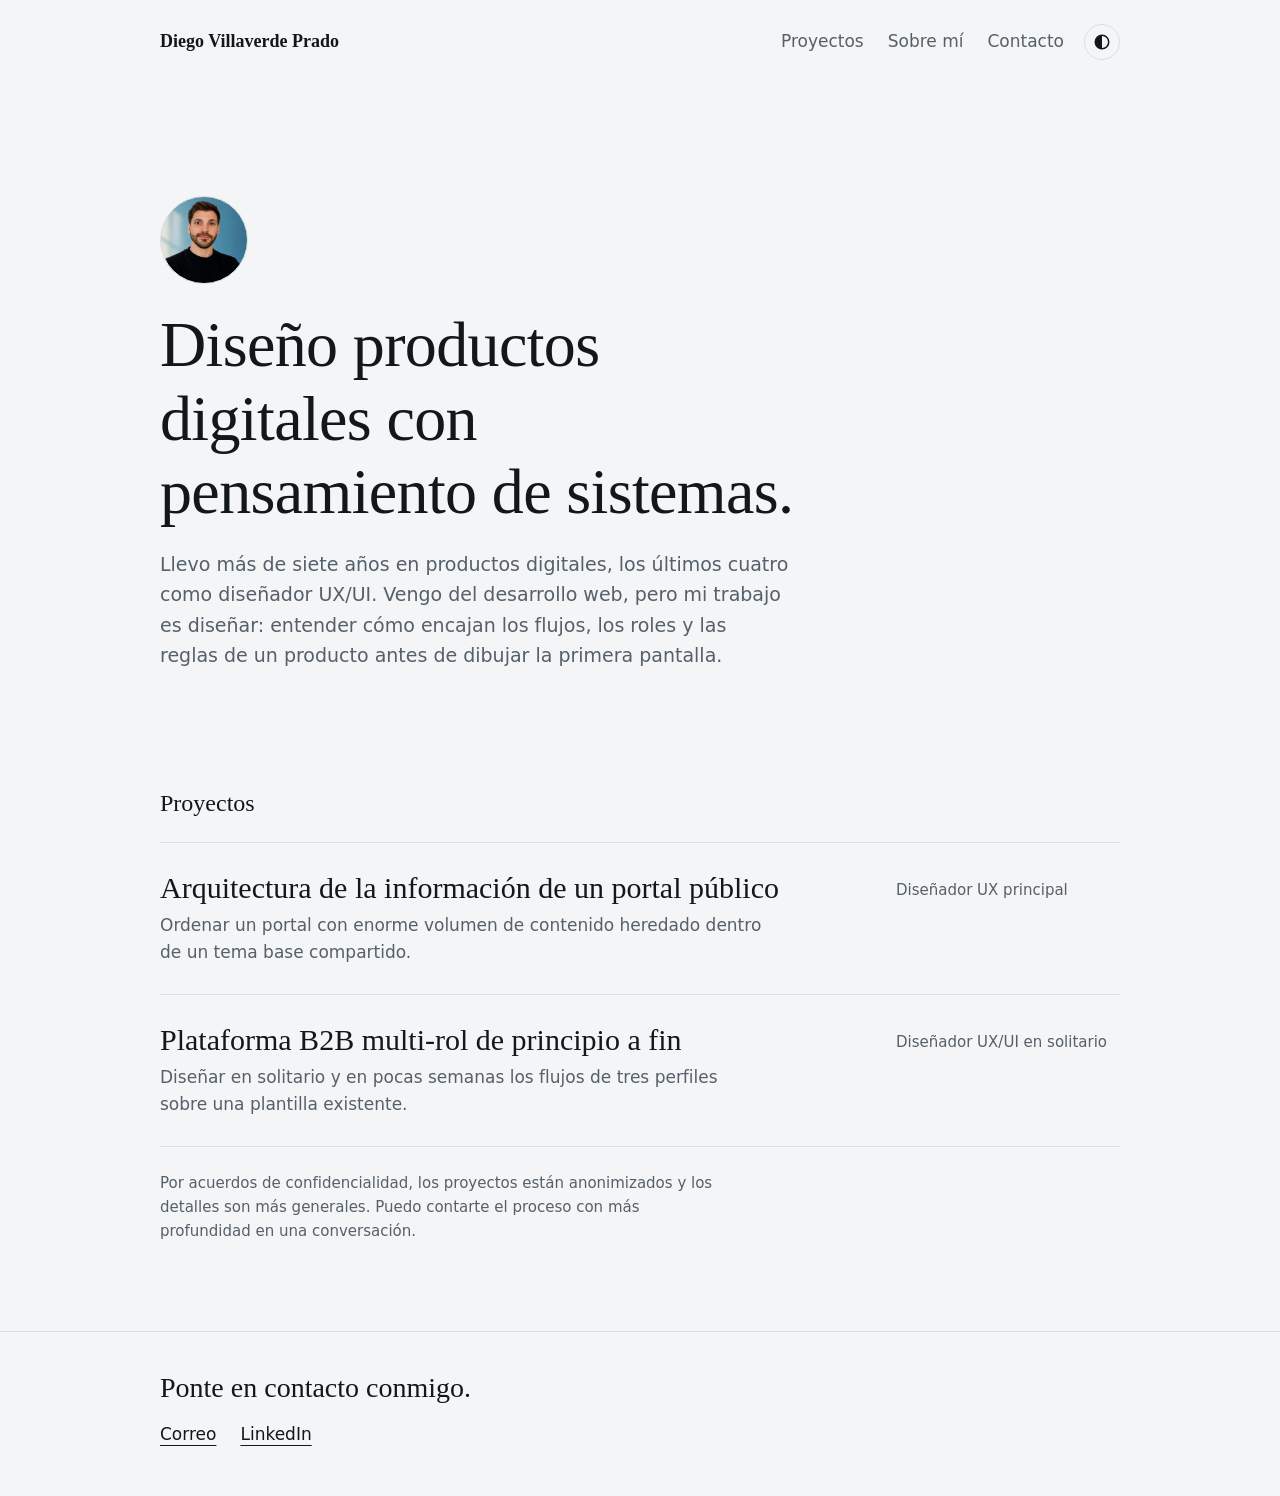
<file: index.html>
<!doctype html>
<html lang="es">
<head>
<meta charset="utf-8">
<meta name="viewport" content="width=device-width,initial-scale=1">
<title>Diego Villaverde Prado, diseñador UX/UI</title>
<meta name="description" content="Portfolio de Diego Villaverde Prado, diseñador UX/UI con background de desarrollo web. Proyectos de producto y proceso.">
<link rel="icon" href="favicon/favicon.ico" sizes="any">
<link rel="icon" type="image/png" sizes="32x32" href="favicon/favicon-32x32.png">
<link rel="icon" type="image/png" sizes="16x16" href="favicon/favicon-16x16.png">
<link rel="apple-touch-icon" href="favicon/apple-touch-icon.png">
<link rel="manifest" href="favicon/site.webmanifest">
<meta name="theme-color" content="#f3f5f6" media="(prefers-color-scheme: light)">
<meta name="theme-color" content="#0f1316" media="(prefers-color-scheme: dark)">
<script>try{var t=localStorage.getItem("theme");if(t)document.documentElement.dataset.theme=t}catch(e){}</script>
<link rel="stylesheet" href="css/style.css">
<script type="speculationrules">{"prerender":[{"where":{"selector_matches":"a[href^='projects/']"},"eagerness":"moderate"}]}</script>
</head>
<body>
<a class="skip" href="#projects">Saltar al contenido</a>
<header>
<div class="wrap">
<a class="brand" href="./">Diego Villaverde Prado</a>
<div class="tools">
<nav aria-label="Principal">
<a href="#projects">Proyectos</a>
<!-- Para activar el laboratorio: quita hidden aquí y en la sección #lab -->
<a href="#lab" hidden>Laboratorio</a>
<a href="about/">Sobre mí</a>
<a href="#contact">Contacto</a>
</nav>
<button class="theme" type="button" aria-label="Modo oscuro" aria-pressed="false"><svg width="18" height="18" viewBox="0 0 24 24" aria-hidden="true"><circle cx="12" cy="12" r="9" fill="none" stroke="currentColor" stroke-width="2"/><path d="M12 3a9 9 0 0 0 0 18z" fill="currentColor"/></svg></button>
</div>
</div>
</header>
<main>
<div class="wrap hero">
<div class="avatar" role="img" aria-label="Foto de Diego Villaverde Prado"></div>
<h1>Diseño productos digitales con pensamiento de sistemas.</h1>
<p>Llevo más de siete años en productos digitales, los últimos cuatro como diseñador UX/UI. Vengo del desarrollo web, pero mi trabajo es diseñar: entender cómo encajan los flujos, los roles y las reglas de un producto antes de dibujar la primera pantalla.</p>
</div>

<section id="projects" aria-labelledby="t-projects">
<div class="wrap">
<h2 id="t-projects">Proyectos</h2>
<ul class="cases">
<li class="case">
<a href="projects/public-portal/">
<div>
<h3>Arquitectura de la información de un portal público</h3>
<p>Ordenar un portal con enorme volumen de contenido heredado dentro de un tema base compartido.</p>
</div>
<span class="role">Diseñador UX principal</span>
</a>
<aside class="peek" aria-hidden="true">
<h4>Arquitectura de la información de un portal público</h4>
<dl>
<dt>Rol</dt><dd>Diseñador UX principal</dd>
<dt>Duración</dt><dd>Proyecto largo, con muchas iteraciones</dd>
<dt>Resultado</dt><dd>Estructura más clara y sencilla, validada con usuarios y aceptada por el cliente</dd>
</dl>
</aside>
</li>
<li class="case">
<a href="projects/b2b-platform/">
<div>
<h3>Plataforma B2B multi-rol de principio a fin</h3>
<p>Diseñar en solitario y en pocas semanas los flujos de tres perfiles sobre una plantilla existente.</p>
</div>
<span class="role">Diseñador UX/UI en solitario</span>
</a>
<aside class="peek" aria-hidden="true">
<h4>Plataforma B2B multi-rol de principio a fin</h4>
<dl>
<dt>Rol</dt><dd>Diseñador UX/UI en solitario</dd>
<dt>Duración</dt><dd>Algo más de tres meses</dd>
<dt>Resultado</dt><dd>Diseño completo que superó las expectativas del cliente</dd>
</dl>
</aside>
</li>
</ul>
<p class="note">Por acuerdos de confidencialidad, los proyectos están anonimizados y los detalles son más generales. Puedo contarte el proceso con más profundidad en una conversación.</p>
</div>
</section>

<section id="lab" aria-labelledby="t-lab" hidden>
<div class="wrap">
<h2 id="t-lab">Laboratorio</h2>
<div class="lab">
<article><h3>Experimento de ejemplo</h3><p>Una idea pequeña, probada y documentada.</p></article>
<article><h3>Otro experimento</h3><p>Lo que salió bien y lo que no.</p></article>
<article><h3>Notas en abierto</h3><p>Aprendizajes sueltos, sin pulir.</p></article>
</div>
</div>
</section>
</main>

<footer id="contact">
<div class="wrap">
<h2>Ponte en contacto conmigo.</h2>
<ul>
<li><a href="mailto:diego.villaverdeprado@gmail.com">Correo</a></li>
<li><a href="https://www.linkedin.com/in/diego-villaverde/" target="_blank" rel="noopener noreferrer" aria-label="LinkedIn (se abre en una pestaña nueva)">LinkedIn</a></li>
</ul>
</div>
</footer>
<script>
const b=document.querySelector(".theme"),r=document.documentElement,m=matchMedia("(prefers-color-scheme:dark)");
const dark=()=>r.dataset.theme?r.dataset.theme==="dark":m.matches;
const sync=()=>b.setAttribute("aria-pressed",dark());
b.onclick=()=>{const n=dark()?"light":"dark";r.dataset.theme=n;try{localStorage.setItem("theme",n)}catch(e){}sync()};
m.onchange=sync;sync();
</script>
</body>
</html>
</file>
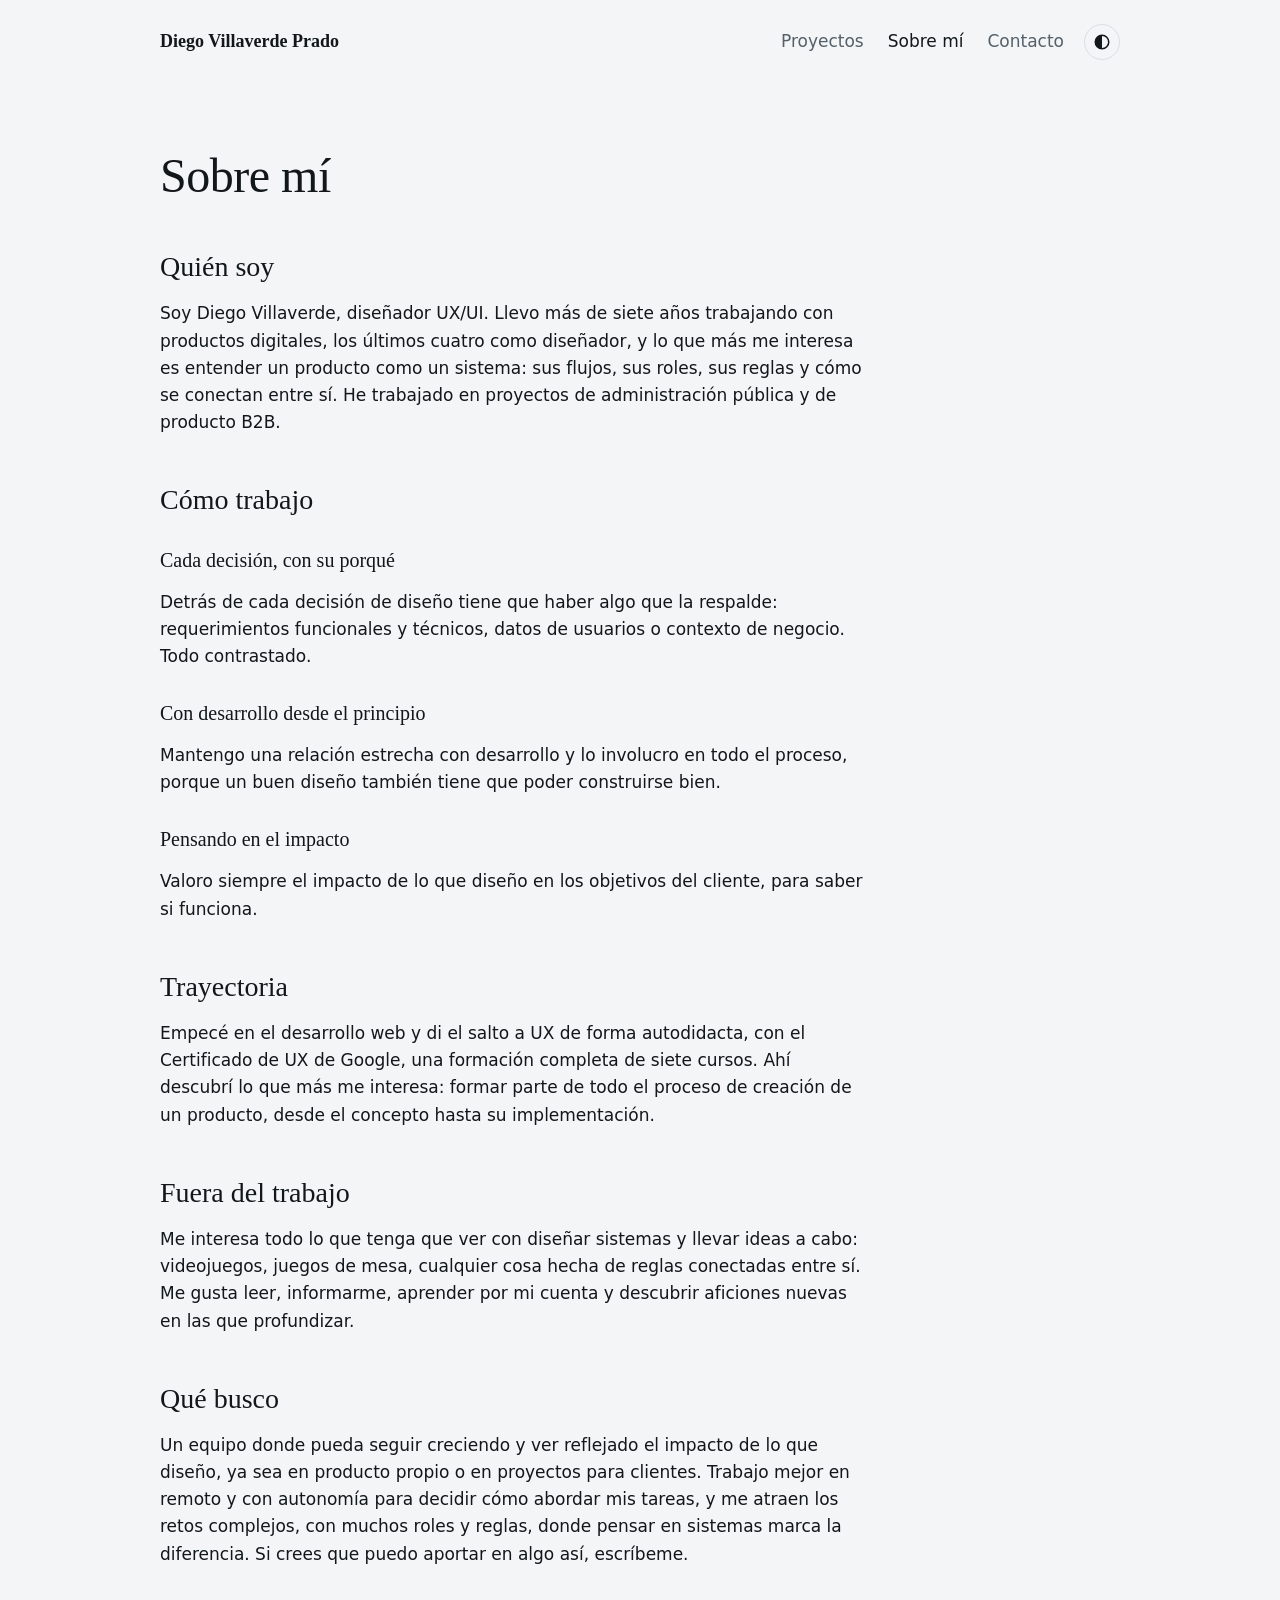
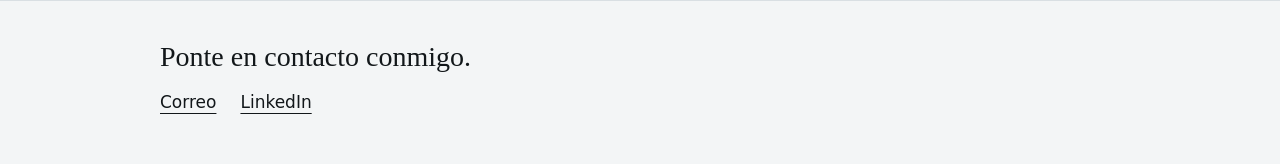
<file: about/index.html>
<!doctype html>
<html lang="es">
<head>
<meta charset="utf-8">
<meta name="viewport" content="width=device-width,initial-scale=1">
<title>Sobre mí | Diego Villaverde Prado</title>
<meta name="description" content="Diego Villaverde Prado, diseñador UX/UI con más de siete años en productos digitales y pensamiento de sistemas.">
<link rel="icon" href="../favicon/favicon.ico" sizes="any">
<link rel="icon" type="image/png" sizes="32x32" href="../favicon/favicon-32x32.png">
<link rel="icon" type="image/png" sizes="16x16" href="../favicon/favicon-16x16.png">
<link rel="apple-touch-icon" href="../favicon/apple-touch-icon.png">
<link rel="manifest" href="../favicon/site.webmanifest">
<meta name="theme-color" content="#f3f5f6" media="(prefers-color-scheme: light)">
<meta name="theme-color" content="#0f1316" media="(prefers-color-scheme: dark)">
<script>try{var t=localStorage.getItem("theme");if(t)document.documentElement.dataset.theme=t}catch(e){}</script>
<link rel="stylesheet" href="../css/style.css">
<script type="speculationrules">{"prerender":[{"where":{"selector_matches":"a[href^='projects/']"},"eagerness":"moderate"}]}</script>
</head>
<body>
<a class="skip" href="#content">Saltar al contenido</a>
<header>
<div class="wrap">
<a class="brand" href="../">Diego Villaverde Prado</a>
<div class="tools">
<nav aria-label="Principal">
<a href="../#projects">Proyectos</a>
<!-- Para activar el laboratorio: quita hidden aquí y en la sección #lab -->
<a href="../#lab" hidden>Laboratorio</a>
<a href="./" aria-current="page">Sobre mí</a>
<a href="#contact">Contacto</a>
</nav>
<button class="theme" type="button" aria-label="Modo oscuro" aria-pressed="false"><svg width="18" height="18" viewBox="0 0 24 24" aria-hidden="true"><circle cx="12" cy="12" r="9" fill="none" stroke="currentColor" stroke-width="2"/><path d="M12 3a9 9 0 0 0 0 18z" fill="currentColor"/></svg></button>
</div>
</div>
</header>
<main id="content" class="wrap">
<div class="case-head">
<h1>Sobre mí</h1>
</div>
<article class="prose">
<h2>Quién soy</h2>
<p>Soy Diego Villaverde, diseñador UX/UI. Llevo más de siete años trabajando con productos digitales, los últimos cuatro como diseñador, y lo que más me interesa es entender un producto como un sistema: sus flujos, sus roles, sus reglas y cómo se conectan entre sí. He trabajado en proyectos de administración pública y de producto B2B.</p>

<h2>Cómo trabajo</h2>
<h3>Cada decisión, con su porqué</h3>
<p>Detrás de cada decisión de diseño tiene que haber algo que la respalde: requerimientos funcionales y técnicos, datos de usuarios o contexto de negocio. Todo contrastado.</p>
<h3>Con desarrollo desde el principio</h3>
<p>Mantengo una relación estrecha con desarrollo y lo involucro en todo el proceso, porque un buen diseño también tiene que poder construirse bien.</p>
<h3>Pensando en el impacto</h3>
<p>Valoro siempre el impacto de lo que diseño en los objetivos del cliente, para saber si funciona.</p>

<h2>Trayectoria</h2>
<p>Empecé en el desarrollo web y di el salto a UX de forma autodidacta, con el Certificado de UX de Google, una formación completa de siete cursos. Ahí descubrí lo que más me interesa: formar parte de todo el proceso de creación de un producto, desde el concepto hasta su implementación.</p>

<h2>Fuera del trabajo</h2>
<p>Me interesa todo lo que tenga que ver con diseñar sistemas y llevar ideas a cabo: videojuegos, juegos de mesa, cualquier cosa hecha de reglas conectadas entre sí. Me gusta leer, informarme, aprender por mi cuenta y descubrir aficiones nuevas en las que profundizar.</p>

<h2>Qué busco</h2>
<p>Un equipo donde pueda seguir creciendo y ver reflejado el impacto de lo que diseño, ya sea en producto propio o en proyectos para clientes. Trabajo mejor en remoto y con autonomía para decidir cómo abordar mis tareas, y me atraen los retos complejos, con muchos roles y reglas, donde pensar en sistemas marca la diferencia. Si crees que puedo aportar en algo así, escríbeme.</p>
</article>
</main>

<footer id="contact">
<div class="wrap">
<h2>Ponte en contacto conmigo.</h2>
<ul>
<li><a href="mailto:diego.villaverdeprado@gmail.com">Correo</a></li>
<li><a href="https://www.linkedin.com/in/diego-villaverde/" target="_blank" rel="noopener noreferrer" aria-label="LinkedIn (se abre en una pestaña nueva)">LinkedIn</a></li>
</ul>
</div>
</footer>
<script>
const b=document.querySelector(".theme"),r=document.documentElement,m=matchMedia("(prefers-color-scheme:dark)");
const dark=()=>r.dataset.theme?r.dataset.theme==="dark":m.matches;
const sync=()=>b.setAttribute("aria-pressed",dark());
b.onclick=()=>{const n=dark()?"light":"dark";r.dataset.theme=n;try{localStorage.setItem("theme",n)}catch(e){}sync()};
m.onchange=sync;sync();
</script>
</body>
</html>
</file>
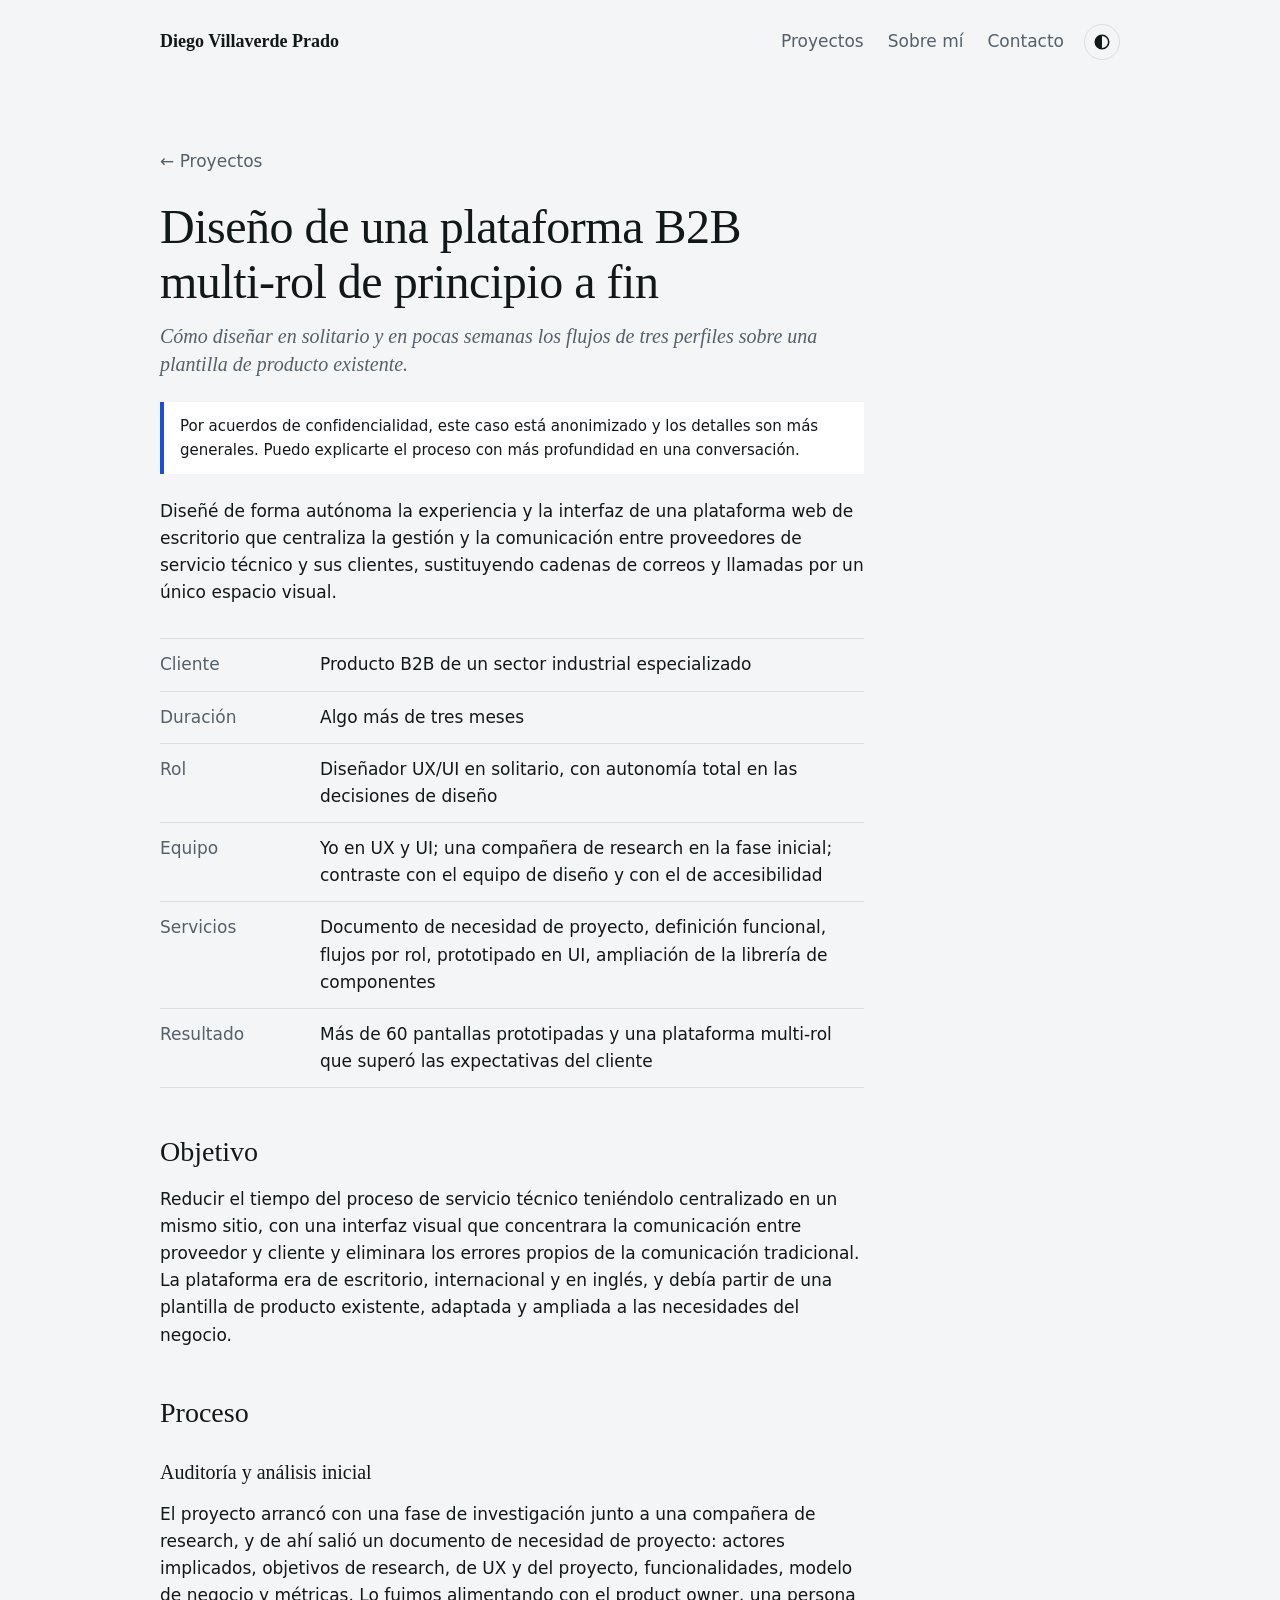
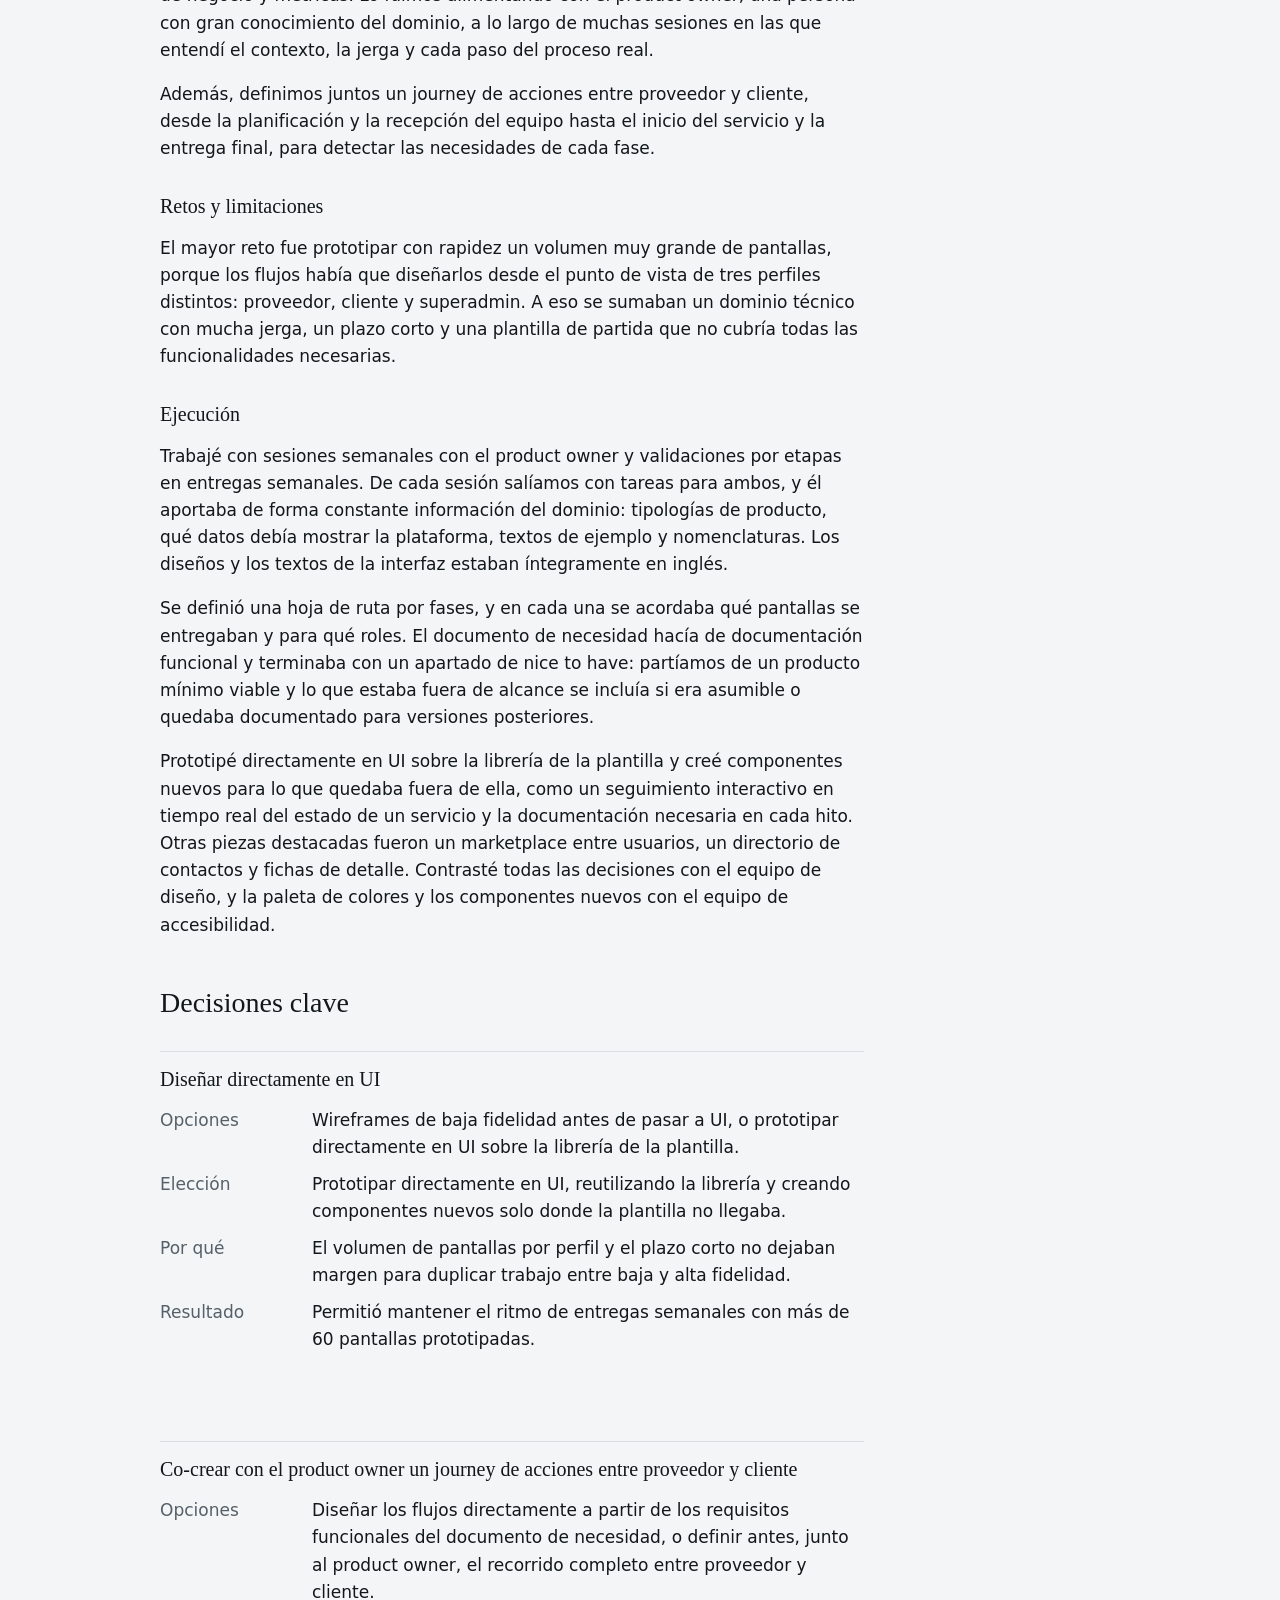
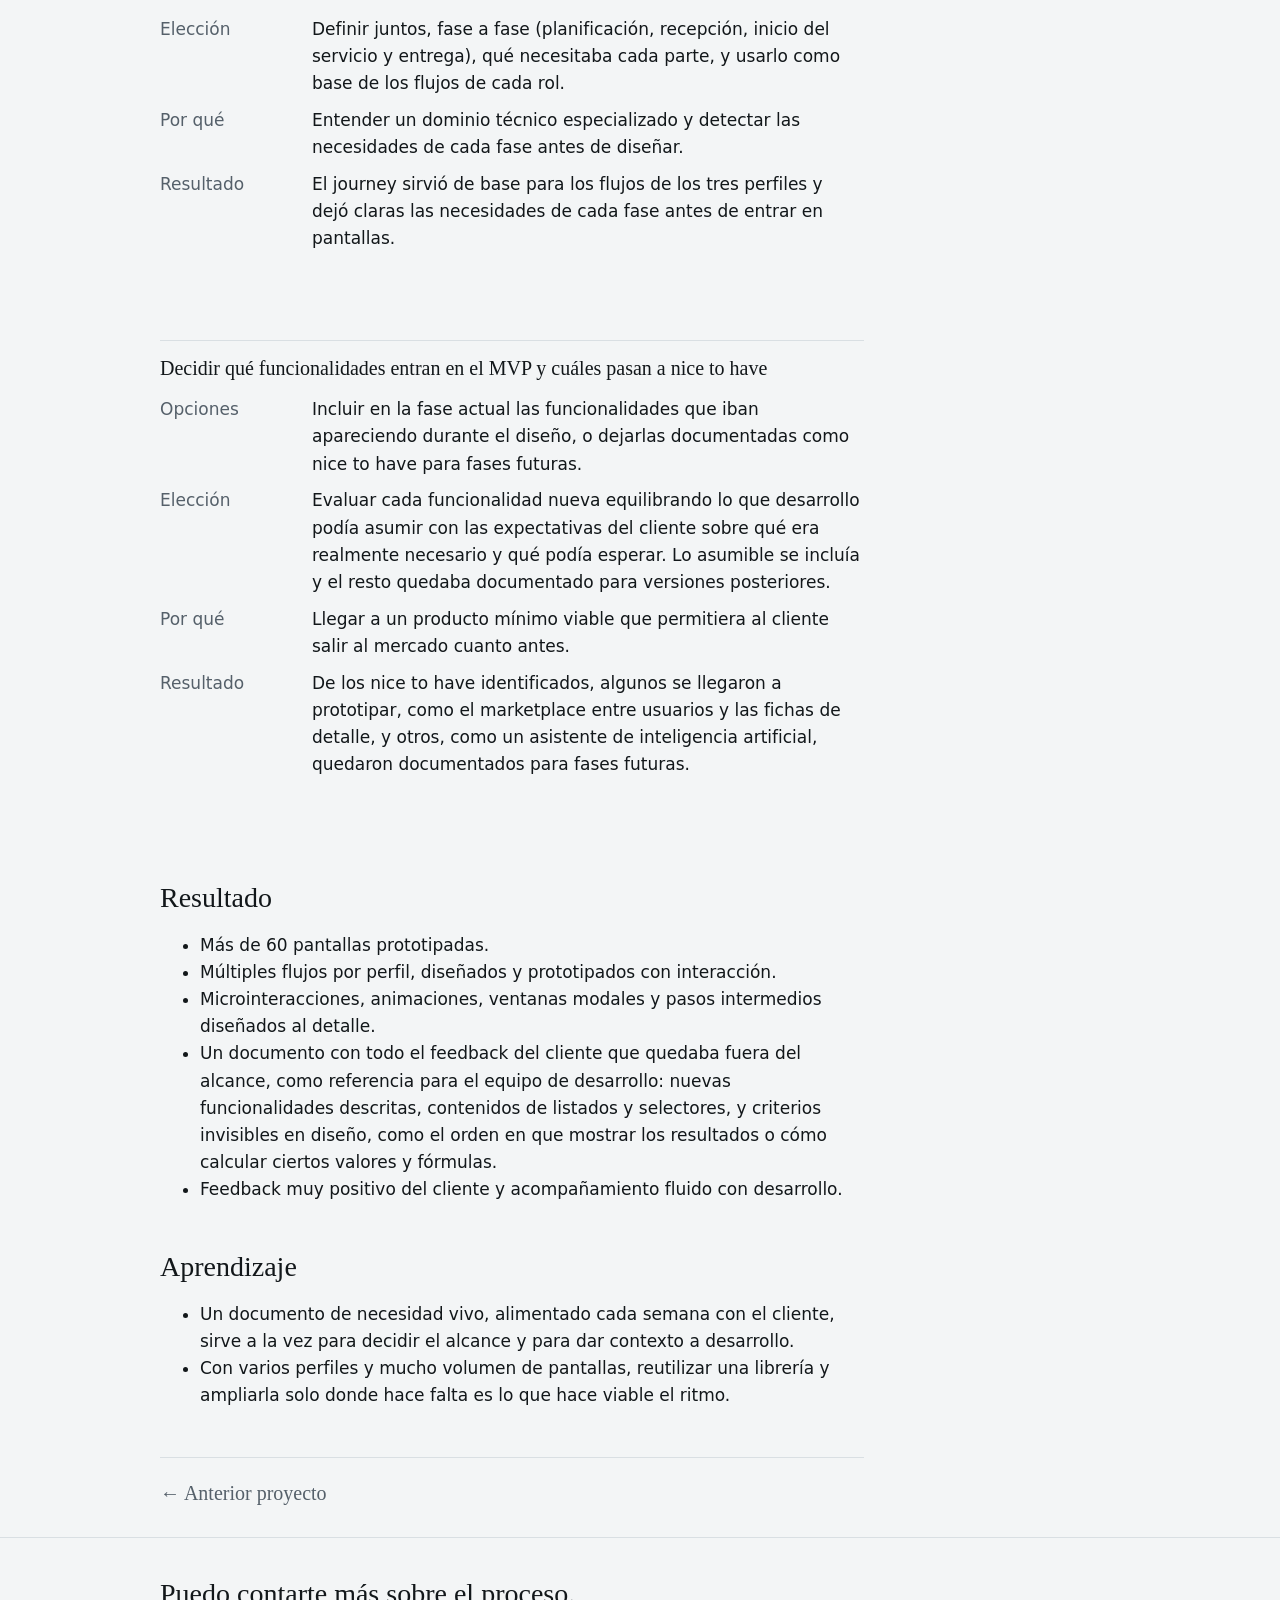
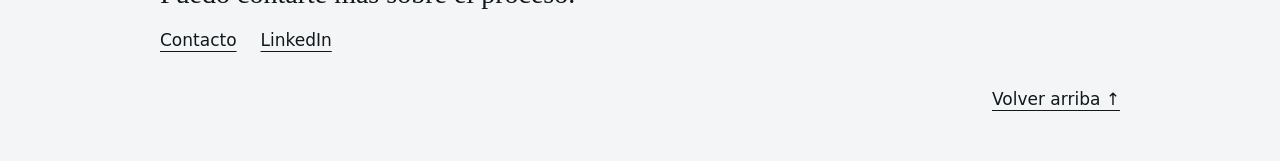
<file: projects/b2b-platform/index.html>
<!doctype html>
<html lang="es">
<head>
<meta charset="utf-8">
<meta name="viewport" content="width=device-width,initial-scale=1">
<title>Plataforma B2B multi-rol de principio a fin | Diego Villaverde Prado</title>
<meta name="description" content="Caso de estudio: diseño UX/UI en solitario de una plataforma B2B multi-rol sobre una plantilla de producto existente.">
<link rel="icon" href="../../favicon/favicon.ico" sizes="any">
<link rel="icon" type="image/png" sizes="32x32" href="../../favicon/favicon-32x32.png">
<link rel="icon" type="image/png" sizes="16x16" href="../../favicon/favicon-16x16.png">
<link rel="apple-touch-icon" href="../../favicon/apple-touch-icon.png">
<link rel="manifest" href="../../favicon/site.webmanifest">
<meta name="theme-color" content="#f3f5f6" media="(prefers-color-scheme: light)">
<meta name="theme-color" content="#0f1316" media="(prefers-color-scheme: dark)">
<script>try{var t=localStorage.getItem("theme");if(t)document.documentElement.dataset.theme=t}catch(e){}</script>
<link rel="stylesheet" href="../../css/style.css">
</head>
<body id="top">
<a class="skip" href="#content">Saltar al contenido</a>
<header>
<div class="wrap">
<a class="brand" href="../../">Diego Villaverde Prado</a>
<div class="tools">
<nav aria-label="Principal">
<a href="../../#projects">Proyectos</a>
<a href="../../#lab" hidden>Laboratorio</a>
<a href="../../about/">Sobre mí</a>
<a href="#contact">Contacto</a>
</nav>
<button class="theme" type="button" aria-label="Modo oscuro" aria-pressed="false"><svg width="18" height="18" viewBox="0 0 24 24" aria-hidden="true"><circle cx="12" cy="12" r="9" fill="none" stroke="currentColor" stroke-width="2"/><path d="M12 3a9 9 0 0 0 0 18z" fill="currentColor"/></svg></button>
</div>
</div>
</header>

<main id="content" class="wrap">
<div class="case-head">
<a class="back" href="../../#projects">← Proyectos</a>
<h1>Diseño de una plataforma B2B multi-rol de principio a fin</h1>
<p class="subtitle">Cómo diseñar en solitario y en pocas semanas los flujos de tres perfiles sobre una plantilla de producto existente.</p>
<p class="nda">Por acuerdos de confidencialidad, este caso está anonimizado y los detalles son más generales. Puedo explicarte el proceso con más profundidad en una conversación.</p>
<p class="prose">Diseñé de forma autónoma la experiencia y la interfaz de una plataforma web de escritorio que centraliza la gestión y la comunicación entre proveedores de servicio técnico y sus clientes, sustituyendo cadenas de correos y llamadas por un único espacio visual.</p>
<dl class="facts">
<dt>Cliente</dt><dd>Producto B2B de un sector industrial especializado</dd>
<dt>Duración</dt><dd>Algo más de tres meses</dd>
<dt>Rol</dt><dd>Diseñador UX/UI en solitario, con autonomía total en las decisiones de diseño</dd>
<dt>Equipo</dt><dd>Yo en UX y UI; una compañera de research en la fase inicial; contraste con el equipo de diseño y con el de accesibilidad</dd>
<dt>Servicios</dt><dd>Documento de necesidad de proyecto, definición funcional, flujos por rol, prototipado en UI, ampliación de la librería de componentes</dd>
<dt>Resultado</dt><dd>Más de 60 pantallas prototipadas y una plataforma multi-rol que superó las expectativas del cliente</dd>
</dl>
</div>

<article class="prose">
<h2>Objetivo</h2>
<p>Reducir el tiempo del proceso de servicio técnico teniéndolo centralizado en un mismo sitio, con una interfaz visual que concentrara la comunicación entre proveedor y cliente y eliminara los errores propios de la comunicación tradicional. La plataforma era de escritorio, internacional y en inglés, y debía partir de una plantilla de producto existente, adaptada y ampliada a las necesidades del negocio.</p>

<h2>Proceso</h2>
<h3>Auditoría y análisis inicial</h3>
<p>El proyecto arrancó con una fase de investigación junto a una compañera de research, y de ahí salió un documento de necesidad de proyecto: actores implicados, objetivos de research, de UX y del proyecto, funcionalidades, modelo de negocio y métricas. Lo fuimos alimentando con el product owner, una persona con gran conocimiento del dominio, a lo largo de muchas sesiones en las que entendí el contexto, la jerga y cada paso del proceso real.</p>
<p>Además, definimos juntos un journey de acciones entre proveedor y cliente, desde la planificación y la recepción del equipo hasta el inicio del servicio y la entrega final, para detectar las necesidades de cada fase.</p>
<h3>Retos y limitaciones</h3>
<p>El mayor reto fue prototipar con rapidez un volumen muy grande de pantallas, porque los flujos había que diseñarlos desde el punto de vista de tres perfiles distintos: proveedor, cliente y superadmin. A eso se sumaban un dominio técnico con mucha jerga, un plazo corto y una plantilla de partida que no cubría todas las funcionalidades necesarias.</p>
<h3>Ejecución</h3>
<p>Trabajé con sesiones semanales con el product owner y validaciones por etapas en entregas semanales. De cada sesión salíamos con tareas para ambos, y él aportaba de forma constante información del dominio: tipologías de producto, qué datos debía mostrar la plataforma, textos de ejemplo y nomenclaturas. Los diseños y los textos de la interfaz estaban íntegramente en inglés.</p>
<p>Se definió una hoja de ruta por fases, y en cada una se acordaba qué pantallas se entregaban y para qué roles. El documento de necesidad hacía de documentación funcional y terminaba con un apartado de nice to have: partíamos de un producto mínimo viable y lo que estaba fuera de alcance se incluía si era asumible o quedaba documentado para versiones posteriores.</p>
<p>Prototipé directamente en UI sobre la librería de la plantilla y creé componentes nuevos para lo que quedaba fuera de ella, como un seguimiento interactivo en tiempo real del estado de un servicio y la documentación necesaria en cada hito. Otras piezas destacadas fueron un marketplace entre usuarios, un directorio de contactos y fichas de detalle. Contrasté todas las decisiones con el equipo de diseño, y la paleta de colores y los componentes nuevos con el equipo de accesibilidad.</p>

<h2>Decisiones clave</h2>
<section class="decision">
<h3>Diseñar directamente en UI</h3>
<dl>
<dt>Opciones</dt><dd>Wireframes de baja fidelidad antes de pasar a UI, o prototipar directamente en UI sobre la librería de la plantilla.</dd>
<dt>Elección</dt><dd>Prototipar directamente en UI, reutilizando la librería y creando componentes nuevos solo donde la plantilla no llegaba.</dd>
<dt>Por qué</dt><dd>El volumen de pantallas por perfil y el plazo corto no dejaban margen para duplicar trabajo entre baja y alta fidelidad.</dd>
<dt>Resultado</dt><dd>Permitió mantener el ritmo de entregas semanales con más de 60 pantallas prototipadas.</dd>
</dl>
</section>
<section class="decision">
<h3>Co-crear con el product owner un journey de acciones entre proveedor y cliente</h3>
<dl>
<dt>Opciones</dt><dd>Diseñar los flujos directamente a partir de los requisitos funcionales del documento de necesidad, o definir antes, junto al product owner, el recorrido completo entre proveedor y cliente.</dd>
<dt>Elección</dt><dd>Definir juntos, fase a fase (planificación, recepción, inicio del servicio y entrega), qué necesitaba cada parte, y usarlo como base de los flujos de cada rol.</dd>
<dt>Por qué</dt><dd>Entender un dominio técnico especializado y detectar las necesidades de cada fase antes de diseñar.</dd>
<dt>Resultado</dt><dd>El journey sirvió de base para los flujos de los tres perfiles y dejó claras las necesidades de cada fase antes de entrar en pantallas.</dd>
</dl>
</section>
<section class="decision">
<h3>Decidir qué funcionalidades entran en el MVP y cuáles pasan a nice to have</h3>
<dl>
<dt>Opciones</dt><dd>Incluir en la fase actual las funcionalidades que iban apareciendo durante el diseño, o dejarlas documentadas como nice to have para fases futuras.</dd>
<dt>Elección</dt><dd>Evaluar cada funcionalidad nueva equilibrando lo que desarrollo podía asumir con las expectativas del cliente sobre qué era realmente necesario y qué podía esperar. Lo asumible se incluía y el resto quedaba documentado para versiones posteriores.</dd>
<dt>Por qué</dt><dd>Llegar a un producto mínimo viable que permitiera al cliente salir al mercado cuanto antes.</dd>
<dt>Resultado</dt><dd>De los nice to have identificados, algunos se llegaron a prototipar, como el marketplace entre usuarios y las fichas de detalle, y otros, como un asistente de inteligencia artificial, quedaron documentados para fases futuras.</dd>
</dl>
</section>

<h2>Resultado</h2>
<ul>
<li>Más de 60 pantallas prototipadas.</li>
<li>Múltiples flujos por perfil, diseñados y prototipados con interacción.</li>
<li>Microinteracciones, animaciones, ventanas modales y pasos intermedios diseñados al detalle.</li>
<li>Un documento con todo el feedback del cliente que quedaba fuera del alcance, como referencia para el equipo de desarrollo: nuevas funcionalidades descritas, contenidos de listados y selectores, y criterios invisibles en diseño, como el orden en que mostrar los resultados o cómo calcular ciertos valores y fórmulas.</li>
<li>Feedback muy positivo del cliente y acompañamiento fluido con desarrollo.</li>
</ul>

<h2>Aprendizaje</h2>
<ul>
<li>Un documento de necesidad vivo, alimentado cada semana con el cliente, sirve a la vez para decidir el alcance y para dar contexto a desarrollo.</li>
<li>Con varios perfiles y mucho volumen de pantallas, reutilizar una librería y ampliarla solo donde hace falta es lo que hace viable el ritmo.</li>
</ul>
</article>
<nav class="pager prev" aria-label="Proyectos"><a href="../public-portal/">← Anterior proyecto</a></nav>
</main>

<footer id="contact">
<div class="wrap">
<h2>Puedo contarte más sobre el proceso.</h2>
<ul>
<li><a href="mailto:diego.villaverdeprado@gmail.com">Contacto</a></li>
<li><a href="https://www.linkedin.com/in/diego-villaverde/" target="_blank" rel="noopener noreferrer" aria-label="LinkedIn (se abre en una pestaña nueva)">LinkedIn</a></li>
</ul>
<p class="to-top"><a href="#top">Volver arriba ↑</a></p>
</div>
</footer>
<script>
const b=document.querySelector(".theme"),r=document.documentElement,m=matchMedia("(prefers-color-scheme:dark)");
const dark=()=>r.dataset.theme?r.dataset.theme==="dark":m.matches;
const sync=()=>b.setAttribute("aria-pressed",dark());
b.onclick=()=>{const n=dark()?"light":"dark";r.dataset.theme=n;try{localStorage.setItem("theme",n)}catch(e){}sync()};
m.onchange=sync;sync();
</script>
</body>
</html>
</file>
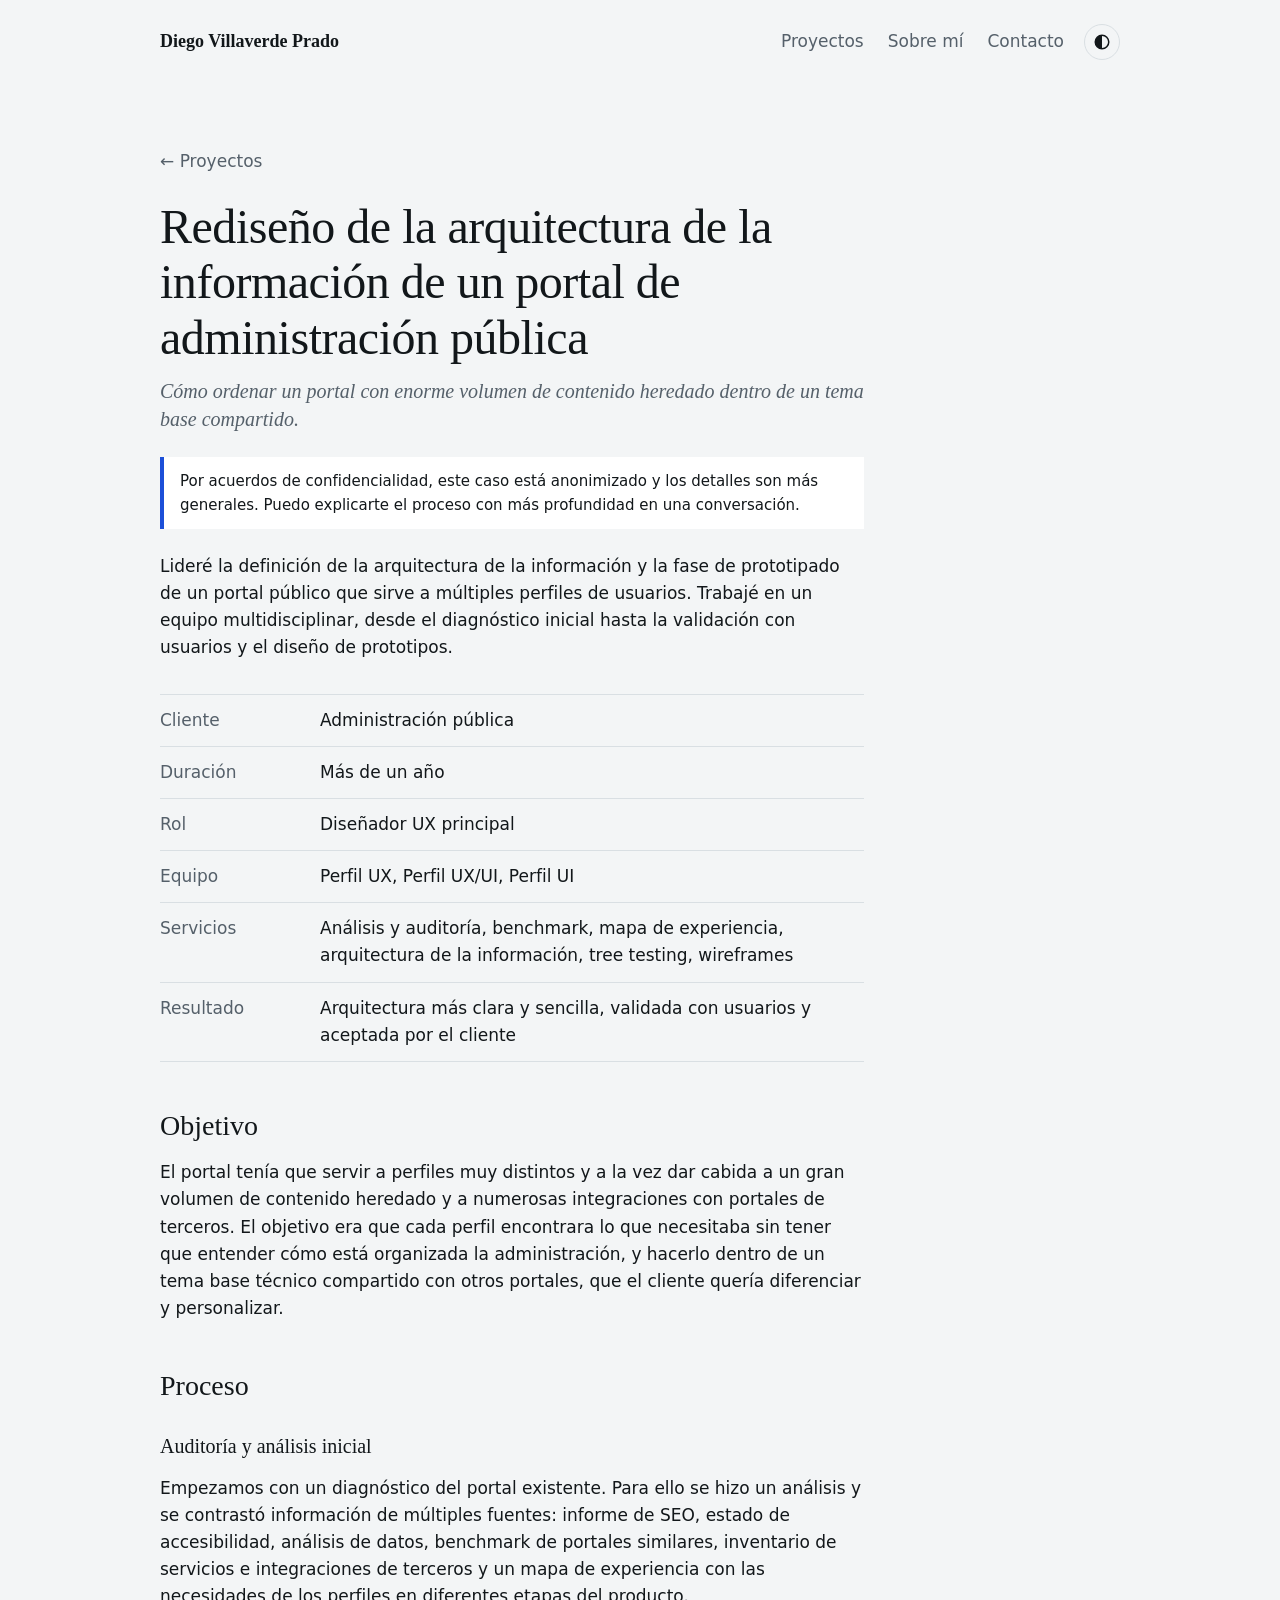
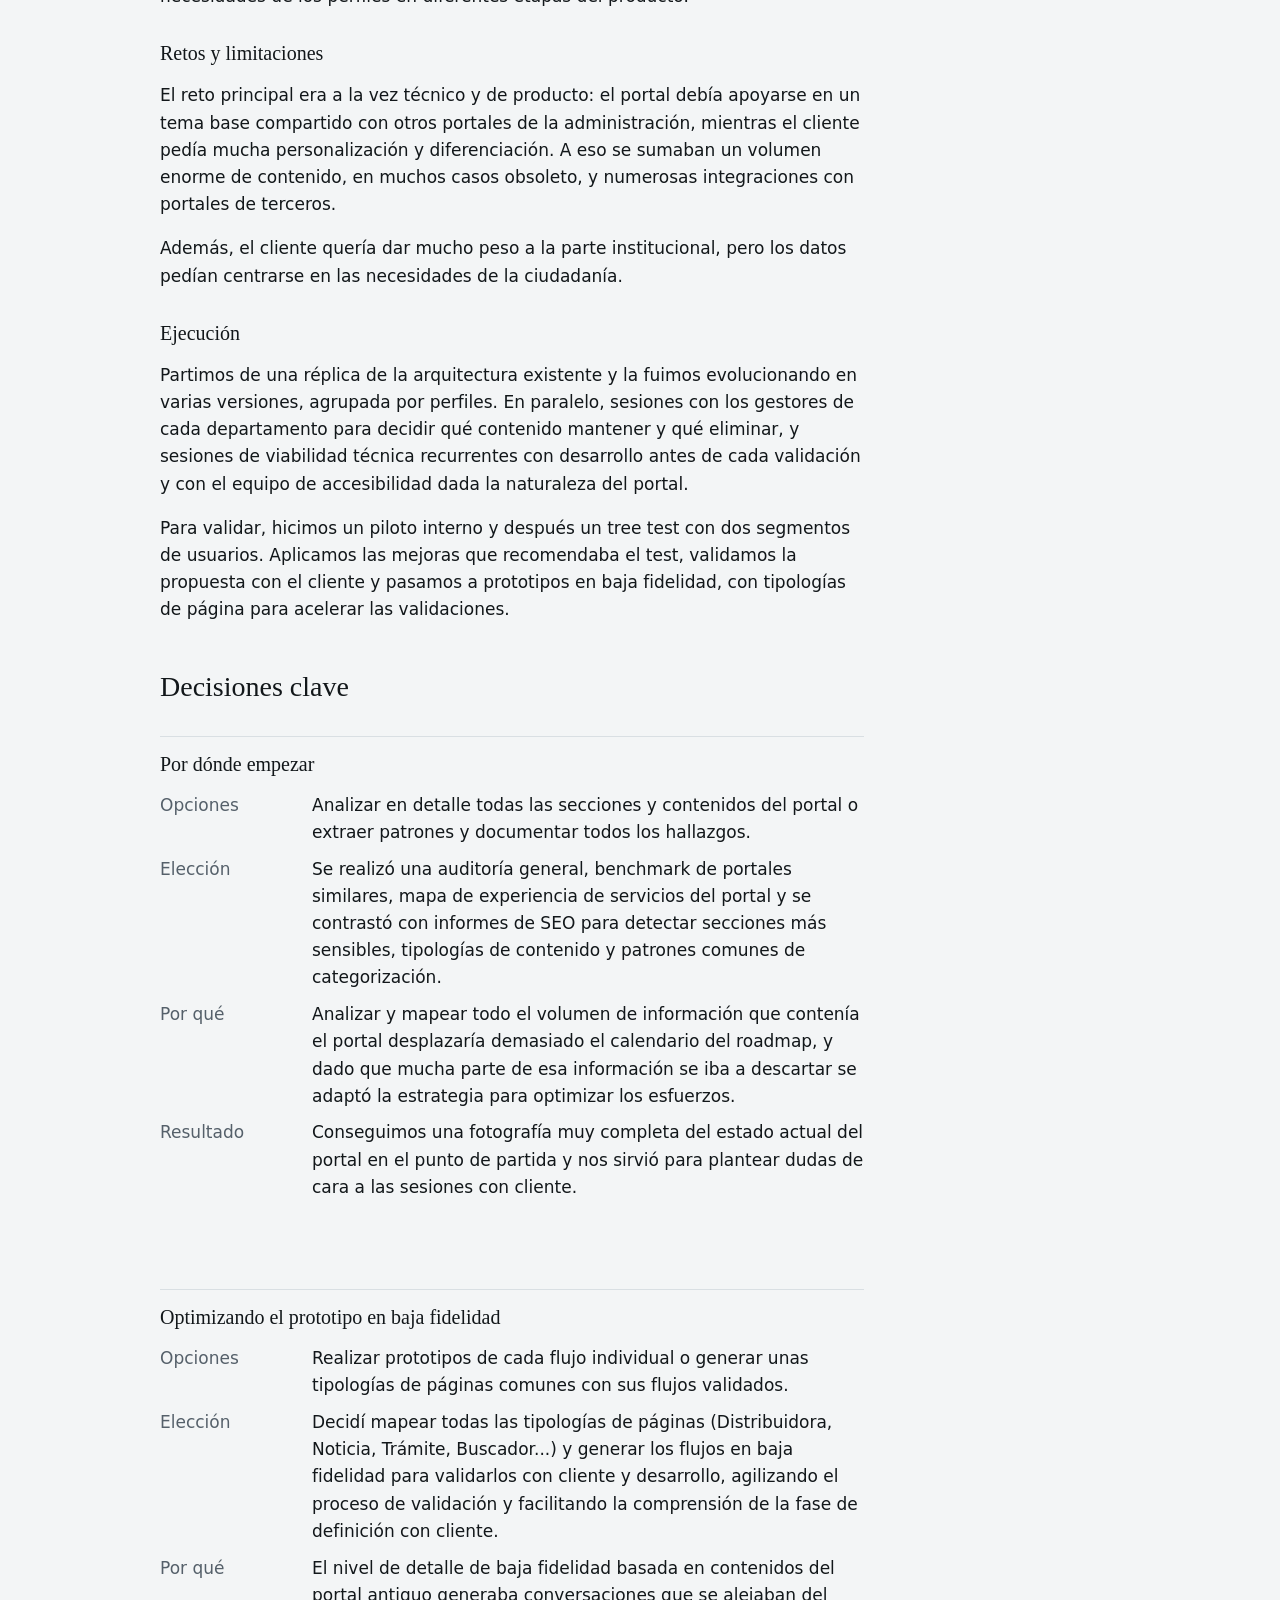
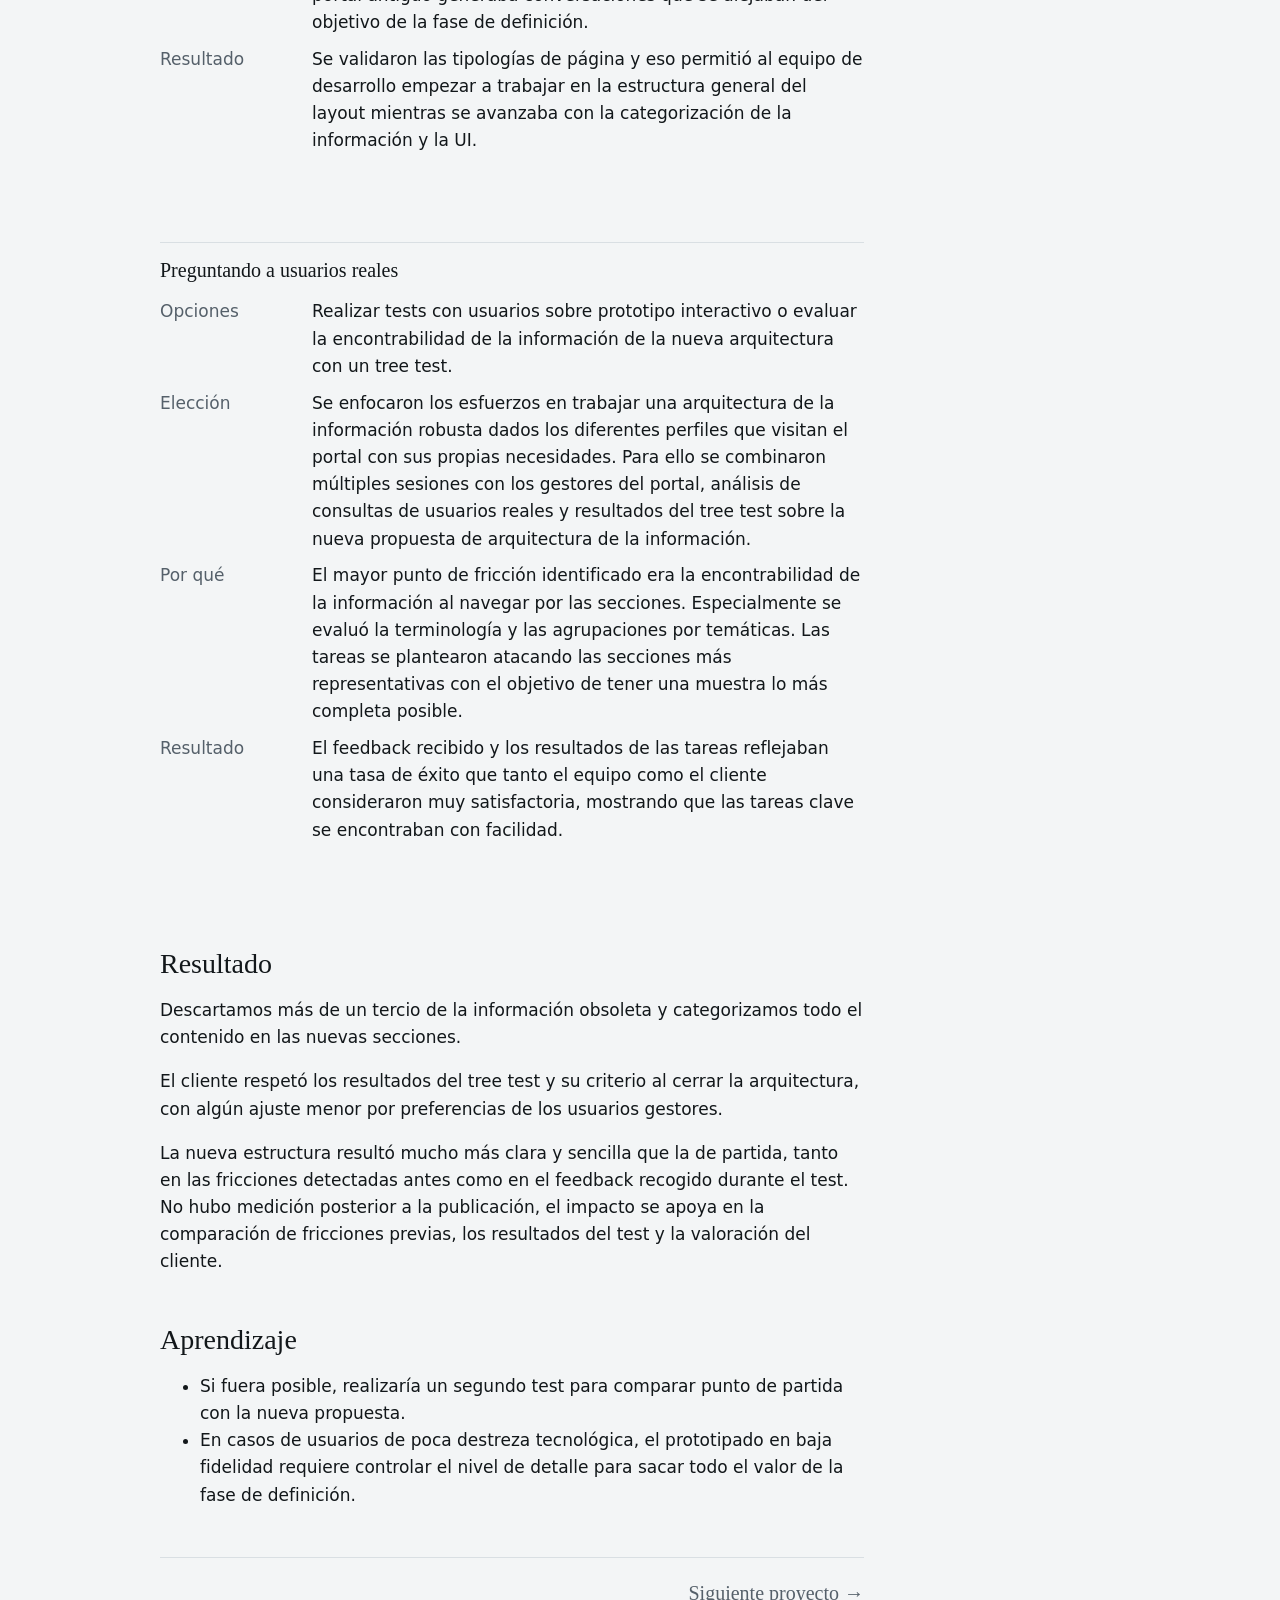
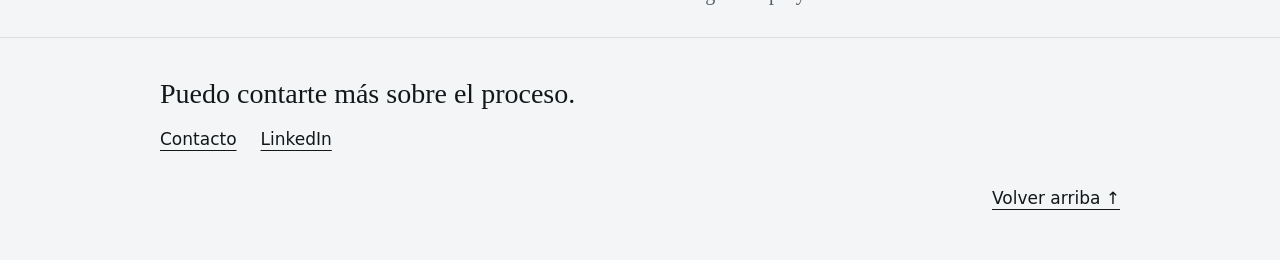
<file: projects/public-portal/index.html>
<!doctype html>
<html lang="es">
<head>
<meta charset="utf-8">
<meta name="viewport" content="width=device-width,initial-scale=1">
<title>Arquitectura de la información de un portal público | Diego Villaverde Prado</title>
<meta name="description" content="Caso de estudio: rediseño de la arquitectura de la información de un portal de administración pública con enorme volumen de contenido heredado.">
<link rel="icon" href="../../favicon/favicon.ico" sizes="any">
<link rel="icon" type="image/png" sizes="32x32" href="../../favicon/favicon-32x32.png">
<link rel="icon" type="image/png" sizes="16x16" href="../../favicon/favicon-16x16.png">
<link rel="apple-touch-icon" href="../../favicon/apple-touch-icon.png">
<link rel="manifest" href="../../favicon/site.webmanifest">
<meta name="theme-color" content="#f3f5f6" media="(prefers-color-scheme: light)">
<meta name="theme-color" content="#0f1316" media="(prefers-color-scheme: dark)">
<script>try{var t=localStorage.getItem("theme");if(t)document.documentElement.dataset.theme=t}catch(e){}</script>
<link rel="stylesheet" href="../../css/style.css">
</head>
<body id="top">
<a class="skip" href="#content">Saltar al contenido</a>
<header>
<div class="wrap">
<a class="brand" href="../../">Diego Villaverde Prado</a>
<div class="tools">
<nav aria-label="Principal">
<a href="../../#projects">Proyectos</a>
<a href="../../#lab" hidden>Laboratorio</a>
<a href="../../about/">Sobre mí</a>
<a href="#contact">Contacto</a>
</nav>
<button class="theme" type="button" aria-label="Modo oscuro" aria-pressed="false"><svg width="18" height="18" viewBox="0 0 24 24" aria-hidden="true"><circle cx="12" cy="12" r="9" fill="none" stroke="currentColor" stroke-width="2"/><path d="M12 3a9 9 0 0 0 0 18z" fill="currentColor"/></svg></button>
</div>
</div>
</header>

<main id="content" class="wrap">
<div class="case-head">
<a class="back" href="../../#projects">← Proyectos</a>
<h1>Rediseño de la arquitectura de la información de un portal de administración pública</h1>
<p class="subtitle">Cómo ordenar un portal con enorme volumen de contenido heredado dentro de un tema base compartido.</p>
<p class="nda">Por acuerdos de confidencialidad, este caso está anonimizado y los detalles son más generales. Puedo explicarte el proceso con más profundidad en una conversación.</p>
<p class="prose">Lideré la definición de la arquitectura de la información y la fase de prototipado de un portal público que sirve a múltiples perfiles de usuarios. Trabajé en un equipo multidisciplinar, desde el diagnóstico inicial hasta la validación con usuarios y el diseño de prototipos.</p>
<dl class="facts">
<dt>Cliente</dt><dd>Administración pública</dd>
<dt>Duración</dt><dd>Más de un año</dd>
<dt>Rol</dt><dd>Diseñador UX principal</dd>
<dt>Equipo</dt><dd>Perfil UX, Perfil UX/UI, Perfil UI</dd>
<dt>Servicios</dt><dd>Análisis y auditoría, benchmark, mapa de experiencia, arquitectura de la información, tree testing, wireframes</dd>
<dt>Resultado</dt><dd>Arquitectura más clara y sencilla, validada con usuarios y aceptada por el cliente</dd>
</dl>
</div>

<article class="prose">
<h2>Objetivo</h2>
<p>El portal tenía que servir a perfiles muy distintos y a la vez dar cabida a un gran volumen de contenido heredado y a numerosas integraciones con portales de terceros. El objetivo era que cada perfil encontrara lo que necesitaba sin tener que entender cómo está organizada la administración, y hacerlo dentro de un tema base técnico compartido con otros portales, que el cliente quería diferenciar y personalizar.</p>

<h2>Proceso</h2>
<h3>Auditoría y análisis inicial</h3>
<p>Empezamos con un diagnóstico del portal existente. Para ello se hizo un análisis y se contrastó información de múltiples fuentes: informe de SEO, estado de accesibilidad, análisis de datos, benchmark de portales similares, inventario de servicios e integraciones de terceros y un mapa de experiencia con las necesidades de los perfiles en diferentes etapas del producto.</p>
<h3>Retos y limitaciones</h3>
<p>El reto principal era a la vez técnico y de producto: el portal debía apoyarse en un tema base compartido con otros portales de la administración, mientras el cliente pedía mucha personalización y diferenciación. A eso se sumaban un volumen enorme de contenido, en muchos casos obsoleto, y numerosas integraciones con portales de terceros.</p>
<p>Además, el cliente quería dar mucho peso a la parte institucional, pero los datos pedían centrarse en las necesidades de la ciudadanía.</p>
<h3>Ejecución</h3>
<p>Partimos de una réplica de la arquitectura existente y la fuimos evolucionando en varias versiones, agrupada por perfiles. En paralelo, sesiones con los gestores de cada departamento para decidir qué contenido mantener y qué eliminar, y sesiones de viabilidad técnica recurrentes con desarrollo antes de cada validación y con el equipo de accesibilidad dada la naturaleza del portal.</p>
<p>Para validar, hicimos un piloto interno y después un tree test con dos segmentos de usuarios. Aplicamos las mejoras que recomendaba el test, validamos la propuesta con el cliente y pasamos a prototipos en baja fidelidad, con tipologías de página para acelerar las validaciones.</p>

<h2>Decisiones clave</h2>
<section class="decision">
<h3>Por dónde empezar</h3>
<dl>
<dt>Opciones</dt><dd>Analizar en detalle todas las secciones y contenidos del portal o extraer patrones y documentar todos los hallazgos.</dd>
<dt>Elección</dt><dd>Se realizó una auditoría general, benchmark de portales similares, mapa de experiencia de servicios del portal y se contrastó con informes de SEO para detectar secciones más sensibles, tipologías de contenido y patrones comunes de categorización.</dd>
<dt>Por qué</dt><dd>Analizar y mapear todo el volumen de información que contenía el portal desplazaría demasiado el calendario del roadmap, y dado que mucha parte de esa información se iba a descartar se adaptó la estrategia para optimizar los esfuerzos.</dd>
<dt>Resultado</dt><dd>Conseguimos una fotografía muy completa del estado actual del portal en el punto de partida y nos sirvió para plantear dudas de cara a las sesiones con cliente.</dd>
</dl>
</section>
<section class="decision">
<h3>Optimizando el prototipo en baja fidelidad</h3>
<dl>
<dt>Opciones</dt><dd>Realizar prototipos de cada flujo individual o generar unas tipologías de páginas comunes con sus flujos validados.</dd>
<dt>Elección</dt><dd>Decidí mapear todas las tipologías de páginas (Distribuidora, Noticia, Trámite, Buscador...) y generar los flujos en baja fidelidad para validarlos con cliente y desarrollo, agilizando el proceso de validación y facilitando la comprensión de la fase de definición con cliente.</dd>
<dt>Por qué</dt><dd>El nivel de detalle de baja fidelidad basada en contenidos del portal antiguo generaba conversaciones que se alejaban del objetivo de la fase de definición.</dd>
<dt>Resultado</dt><dd>Se validaron las tipologías de página y eso permitió al equipo de desarrollo empezar a trabajar en la estructura general del layout mientras se avanzaba con la categorización de la información y la UI.</dd>
</dl>
</section>
<section class="decision">
<h3>Preguntando a usuarios reales</h3>
<dl>
<dt>Opciones</dt><dd>Realizar tests con usuarios sobre prototipo interactivo o evaluar la encontrabilidad de la información de la nueva arquitectura con un tree test.</dd>
<dt>Elección</dt><dd>Se enfocaron los esfuerzos en trabajar una arquitectura de la información robusta dados los diferentes perfiles que visitan el portal con sus propias necesidades. Para ello se combinaron múltiples sesiones con los gestores del portal, análisis de consultas de usuarios reales y resultados del tree test sobre la nueva propuesta de arquitectura de la información.</dd>
<dt>Por qué</dt><dd>El mayor punto de fricción identificado era la encontrabilidad de la información al navegar por las secciones. Especialmente se evaluó la terminología y las agrupaciones por temáticas. Las tareas se plantearon atacando las secciones más representativas con el objetivo de tener una muestra lo más completa posible.</dd>
<dt>Resultado</dt><dd>El feedback recibido y los resultados de las tareas reflejaban una tasa de éxito que tanto el equipo como el cliente consideraron muy satisfactoria, mostrando que las tareas clave se encontraban con facilidad.</dd>
</dl>
</section>

<h2>Resultado</h2>
<p>Descartamos más de un tercio de la información obsoleta y categorizamos todo el contenido en las nuevas secciones.</p>
<p>El cliente respetó los resultados del tree test y su criterio al cerrar la arquitectura, con algún ajuste menor por preferencias de los usuarios gestores.</p>
<p>La nueva estructura resultó mucho más clara y sencilla que la de partida, tanto en las fricciones detectadas antes como en el feedback recogido durante el test. No hubo medición posterior a la publicación, el impacto se apoya en la comparación de fricciones previas, los resultados del test y la valoración del cliente.</p>

<h2>Aprendizaje</h2>
<ul>
<li>Si fuera posible, realizaría un segundo test para comparar punto de partida con la nueva propuesta.</li>
<li>En casos de usuarios de poca destreza tecnológica, el prototipado en baja fidelidad requiere controlar el nivel de detalle para sacar todo el valor de la fase de definición.</li>
</ul>
</article>
<nav class="pager" aria-label="Proyectos"><a href="../b2b-platform/">Siguiente proyecto →</a></nav>
</main>

<footer id="contact">
<div class="wrap">
<h2>Puedo contarte más sobre el proceso.</h2>
<ul>
<li><a href="mailto:diego.villaverdeprado@gmail.com">Contacto</a></li>
<li><a href="https://www.linkedin.com/in/diego-villaverde/" target="_blank" rel="noopener noreferrer" aria-label="LinkedIn (se abre en una pestaña nueva)">LinkedIn</a></li>
</ul>
<p class="to-top"><a href="#top">Volver arriba ↑</a></p>
</div>
</footer>
<script>
const b=document.querySelector(".theme"),r=document.documentElement,m=matchMedia("(prefers-color-scheme:dark)");
const dark=()=>r.dataset.theme?r.dataset.theme==="dark":m.matches;
const sync=()=>b.setAttribute("aria-pressed",dark());
b.onclick=()=>{const n=dark()?"light":"dark";r.dataset.theme=n;try{localStorage.setItem("theme",n)}catch(e){}sync()};
m.onchange=sync;sync();
</script>
</body>
</html>
</file>
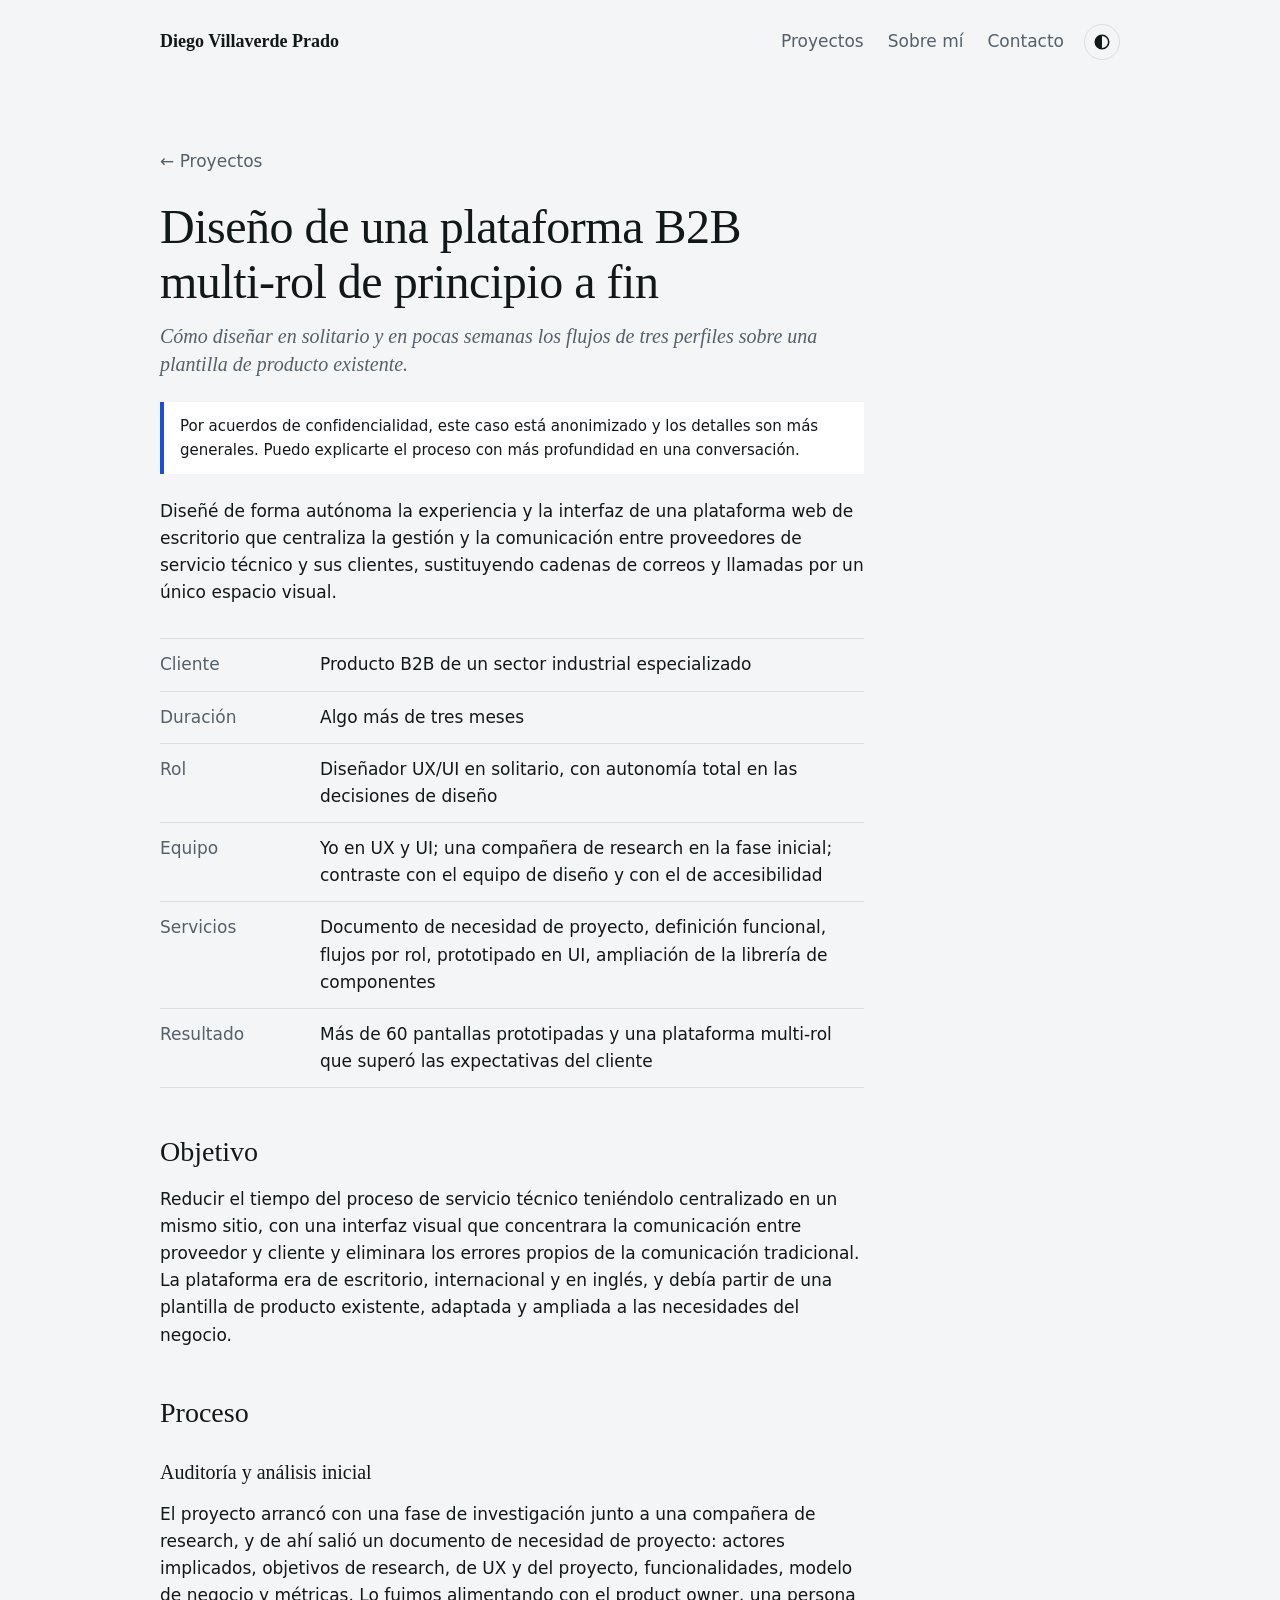
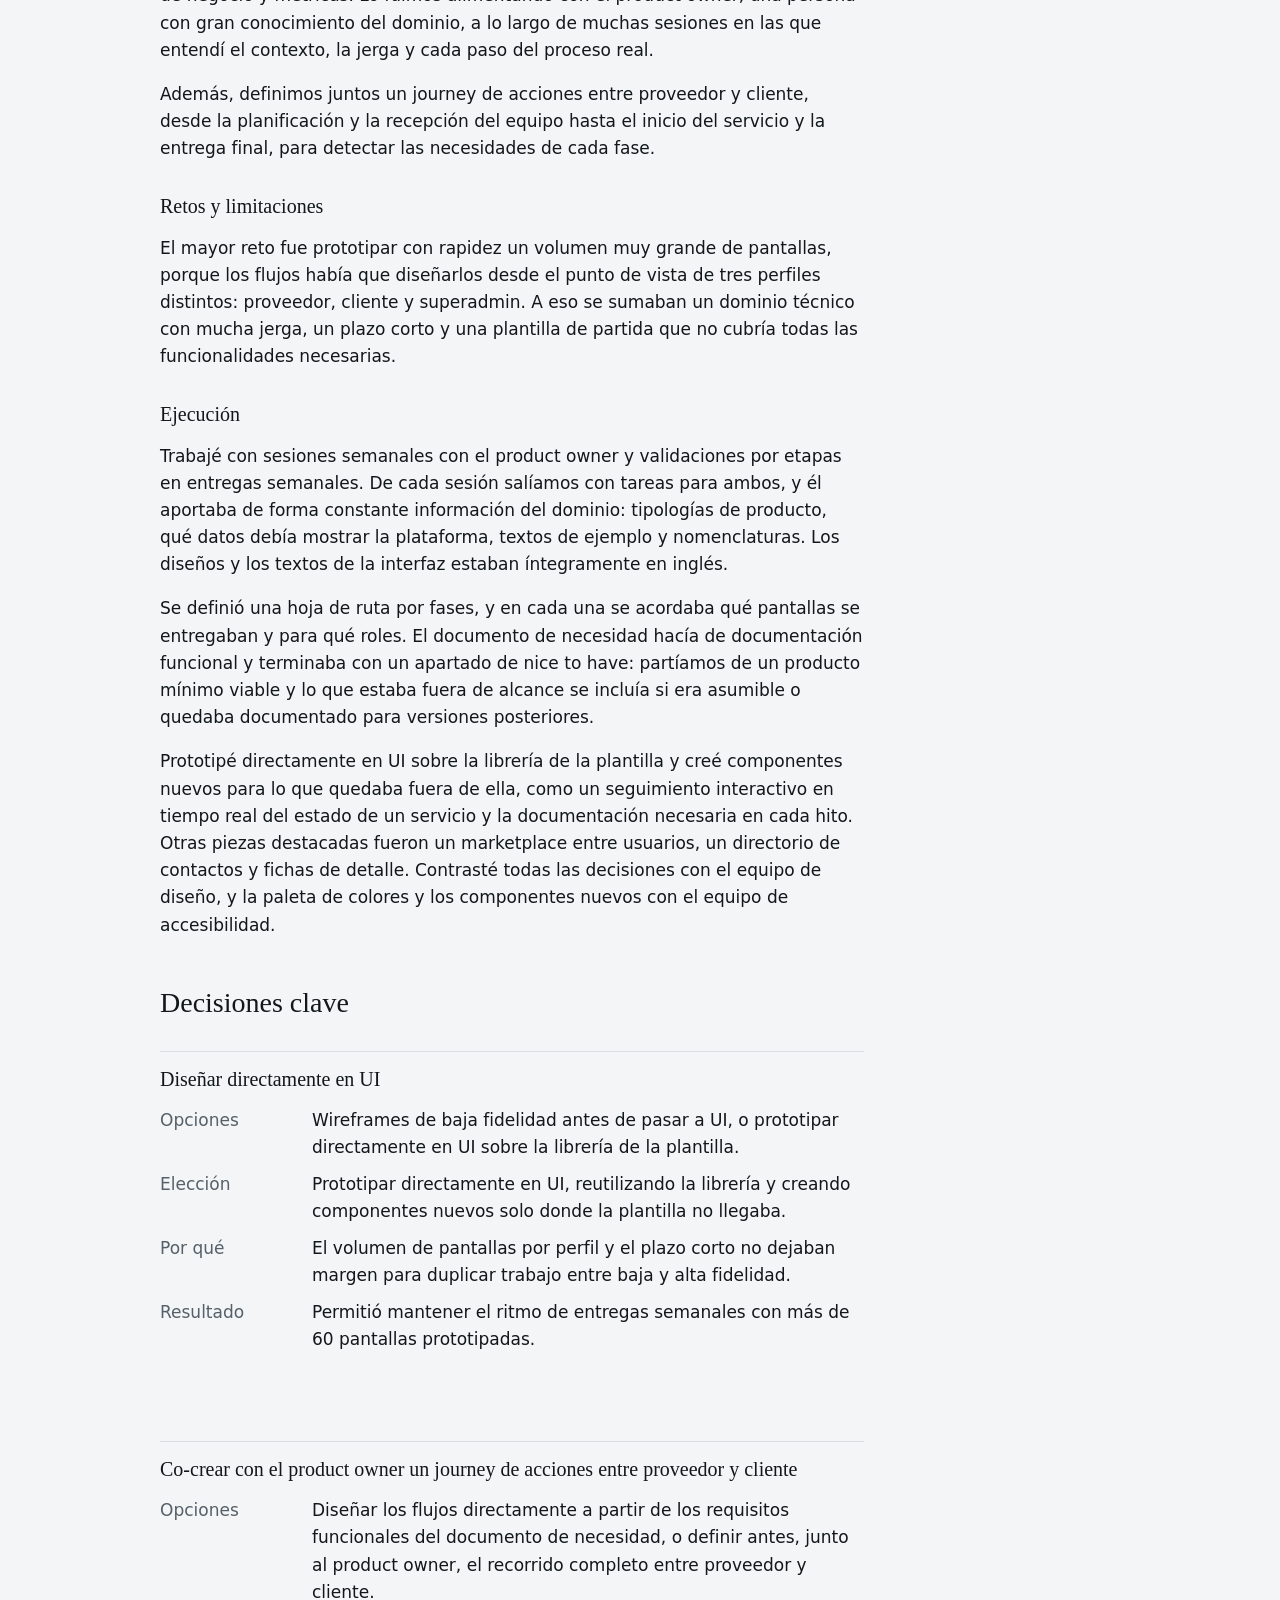
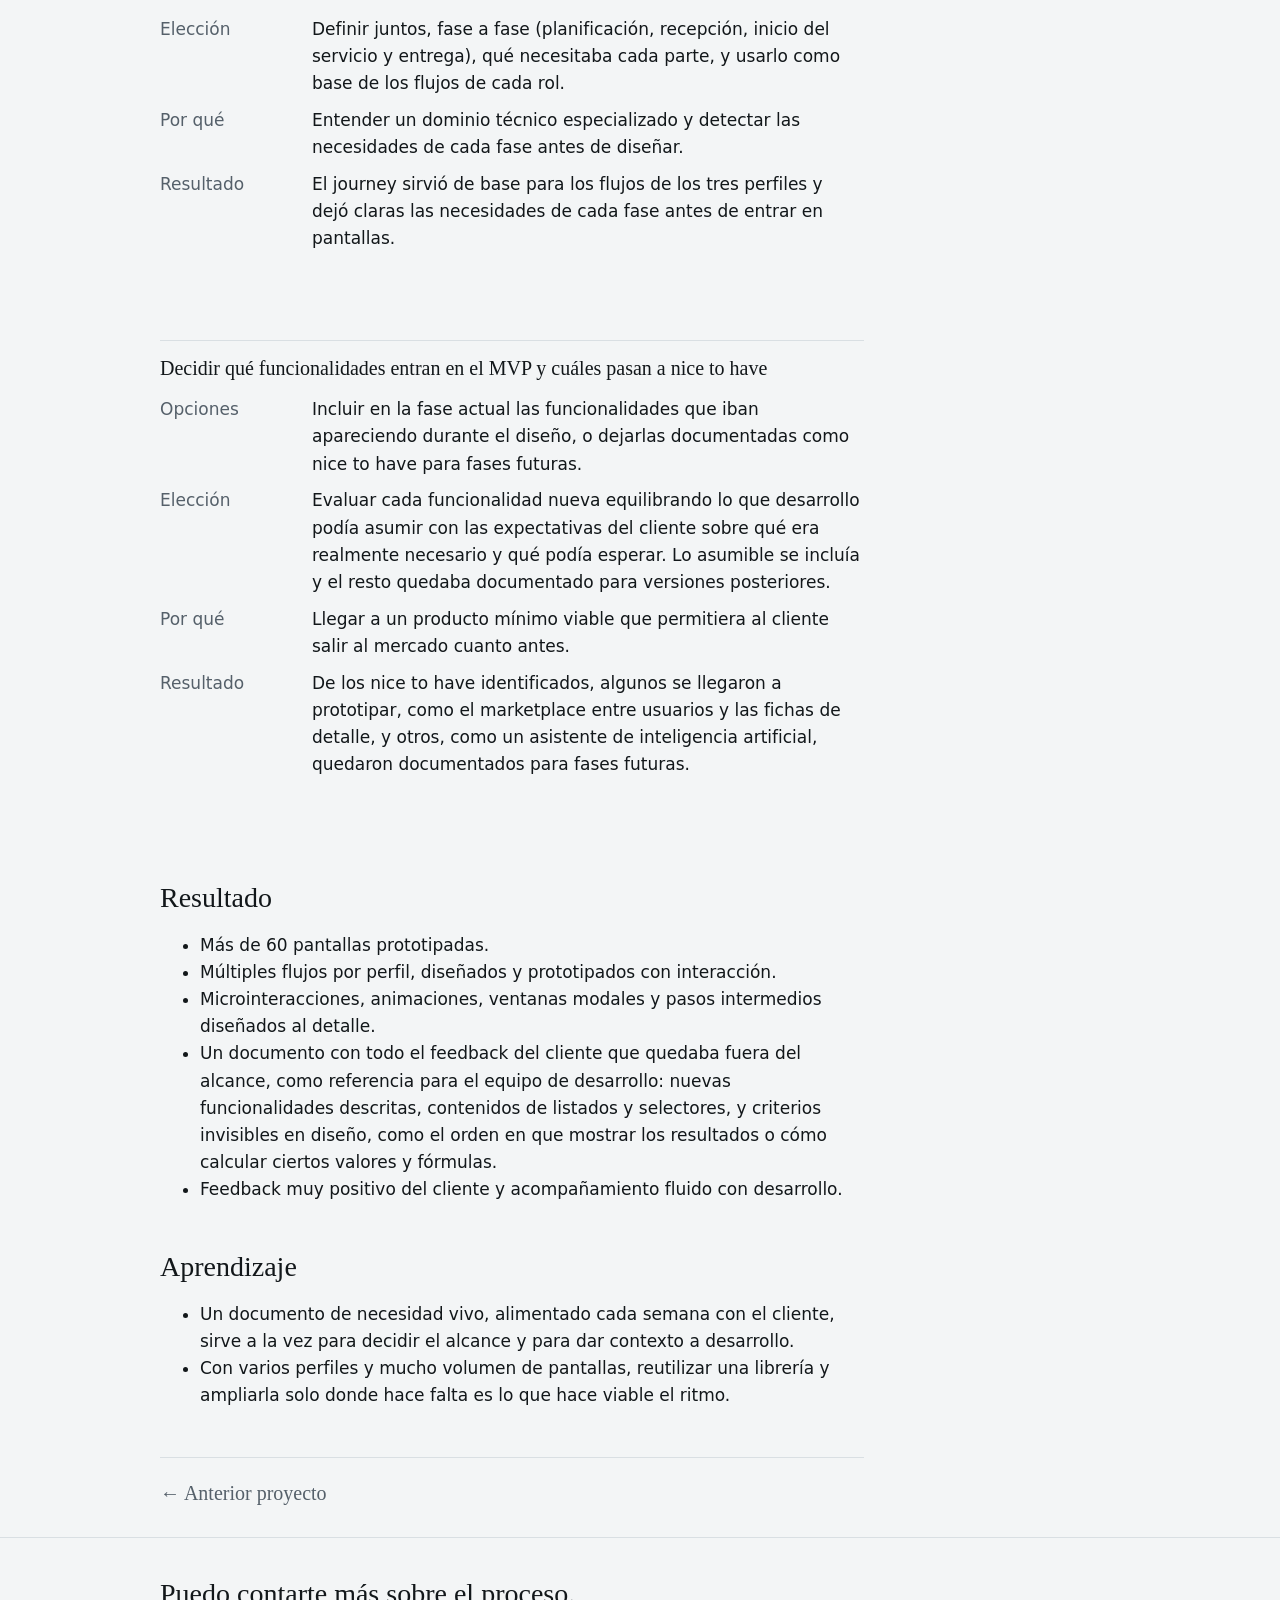
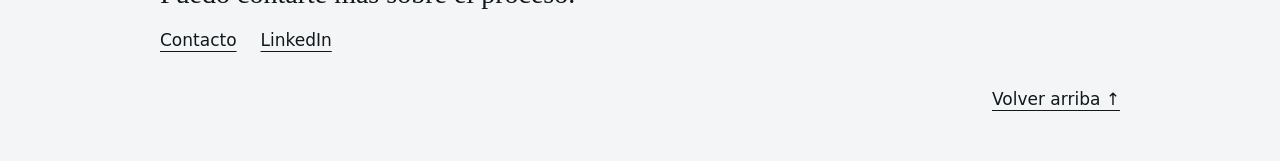
<file: projects/b2b-platform.html>
<!doctype html>
<html lang="es">
<head>
<meta charset="utf-8">
<meta name="viewport" content="width=device-width,initial-scale=1">
<title>Plataforma B2B multi-rol de principio a fin | Diego Villaverde Prado</title>
<meta name="description" content="Caso de estudio: diseño UX/UI en solitario de una plataforma B2B multi-rol sobre una plantilla de producto existente.">
<link rel="icon" href="../favicon/favicon.ico" sizes="any">
<link rel="icon" type="image/png" sizes="32x32" href="../favicon/favicon-32x32.png">
<link rel="icon" type="image/png" sizes="16x16" href="../favicon/favicon-16x16.png">
<link rel="apple-touch-icon" href="../favicon/apple-touch-icon.png">
<link rel="manifest" href="../favicon/site.webmanifest">
<meta name="theme-color" content="#f3f5f6" media="(prefers-color-scheme: light)">
<meta name="theme-color" content="#0f1316" media="(prefers-color-scheme: dark)">
<script>try{var t=localStorage.getItem("theme");if(t)document.documentElement.dataset.theme=t}catch(e){}</script>
<link rel="stylesheet" href="../css/style.css">
</head>
<body id="top">
<a class="skip" href="#content">Saltar al contenido</a>
<header>
<div class="wrap">
<a class="brand" href="../index.html">Diego Villaverde Prado</a>
<div class="tools">
<nav aria-label="Principal">
<a href="../index.html#projects">Proyectos</a>
<a href="../index.html#lab" hidden>Laboratorio</a>
<a href="../about.html">Sobre mí</a>
<a href="#contact">Contacto</a>
</nav>
<button class="theme" type="button" aria-label="Modo oscuro" aria-pressed="false"><svg width="18" height="18" viewBox="0 0 24 24" aria-hidden="true"><circle cx="12" cy="12" r="9" fill="none" stroke="currentColor" stroke-width="2"/><path d="M12 3a9 9 0 0 0 0 18z" fill="currentColor"/></svg></button>
</div>
</div>
</header>

<main id="content" class="wrap">
<div class="case-head">
<a class="back" href="../index.html#projects">← Proyectos</a>
<h1>Diseño de una plataforma B2B multi-rol de principio a fin</h1>
<p class="subtitle">Cómo diseñar en solitario y en pocas semanas los flujos de tres perfiles sobre una plantilla de producto existente.</p>
<p class="nda">Por acuerdos de confidencialidad, este caso está anonimizado y los detalles son más generales. Puedo explicarte el proceso con más profundidad en una conversación.</p>
<p class="prose">Diseñé de forma autónoma la experiencia y la interfaz de una plataforma web de escritorio que centraliza la gestión y la comunicación entre proveedores de servicio técnico y sus clientes, sustituyendo cadenas de correos y llamadas por un único espacio visual.</p>
<dl class="facts">
<dt>Cliente</dt><dd>Producto B2B de un sector industrial especializado</dd>
<dt>Duración</dt><dd>Algo más de tres meses</dd>
<dt>Rol</dt><dd>Diseñador UX/UI en solitario, con autonomía total en las decisiones de diseño</dd>
<dt>Equipo</dt><dd>Yo en UX y UI; una compañera de research en la fase inicial; contraste con el equipo de diseño y con el de accesibilidad</dd>
<dt>Servicios</dt><dd>Documento de necesidad de proyecto, definición funcional, flujos por rol, prototipado en UI, ampliación de la librería de componentes</dd>
<dt>Resultado</dt><dd>Más de 60 pantallas prototipadas y una plataforma multi-rol que superó las expectativas del cliente</dd>
</dl>
</div>

<article class="prose">
<h2>Objetivo</h2>
<p>Reducir el tiempo del proceso de servicio técnico teniéndolo centralizado en un mismo sitio, con una interfaz visual que concentrara la comunicación entre proveedor y cliente y eliminara los errores propios de la comunicación tradicional. La plataforma era de escritorio, internacional y en inglés, y debía partir de una plantilla de producto existente, adaptada y ampliada a las necesidades del negocio.</p>

<h2>Proceso</h2>
<h3>Auditoría y análisis inicial</h3>
<p>El proyecto arrancó con una fase de investigación junto a una compañera de research, y de ahí salió un documento de necesidad de proyecto: actores implicados, objetivos de research, de UX y del proyecto, funcionalidades, modelo de negocio y métricas. Lo fuimos alimentando con el product owner, una persona con gran conocimiento del dominio, a lo largo de muchas sesiones en las que entendí el contexto, la jerga y cada paso del proceso real.</p>
<p>Además, definimos juntos un journey de acciones entre proveedor y cliente, desde la planificación y la recepción del equipo hasta el inicio del servicio y la entrega final, para detectar las necesidades de cada fase.</p>
<h3>Retos y limitaciones</h3>
<p>El mayor reto fue prototipar con rapidez un volumen muy grande de pantallas, porque los flujos había que diseñarlos desde el punto de vista de tres perfiles distintos: proveedor, cliente y superadmin. A eso se sumaban un dominio técnico con mucha jerga, un plazo corto y una plantilla de partida que no cubría todas las funcionalidades necesarias.</p>
<h3>Ejecución</h3>
<p>Trabajé con sesiones semanales con el product owner y validaciones por etapas en entregas semanales. De cada sesión salíamos con tareas para ambos, y él aportaba de forma constante información del dominio: tipologías de producto, qué datos debía mostrar la plataforma, textos de ejemplo y nomenclaturas. Los diseños y los textos de la interfaz estaban íntegramente en inglés.</p>
<p>Se definió una hoja de ruta por fases, y en cada una se acordaba qué pantallas se entregaban y para qué roles. El documento de necesidad hacía de documentación funcional y terminaba con un apartado de nice to have: partíamos de un producto mínimo viable y lo que estaba fuera de alcance se incluía si era asumible o quedaba documentado para versiones posteriores.</p>
<p>Prototipé directamente en UI sobre la librería de la plantilla y creé componentes nuevos para lo que quedaba fuera de ella, como un seguimiento interactivo en tiempo real del estado de un servicio y la documentación necesaria en cada hito. Otras piezas destacadas fueron un marketplace entre usuarios, un directorio de contactos y fichas de detalle. Contrasté todas las decisiones con el equipo de diseño, y la paleta de colores y los componentes nuevos con el equipo de accesibilidad.</p>

<h2>Decisiones clave</h2>
<section class="decision">
<h3>Diseñar directamente en UI</h3>
<dl>
<dt>Opciones</dt><dd>Wireframes de baja fidelidad antes de pasar a UI, o prototipar directamente en UI sobre la librería de la plantilla.</dd>
<dt>Elección</dt><dd>Prototipar directamente en UI, reutilizando la librería y creando componentes nuevos solo donde la plantilla no llegaba.</dd>
<dt>Por qué</dt><dd>El volumen de pantallas por perfil y el plazo corto no dejaban margen para duplicar trabajo entre baja y alta fidelidad.</dd>
<dt>Resultado</dt><dd>Permitió mantener el ritmo de entregas semanales con más de 60 pantallas prototipadas.</dd>
</dl>
</section>
<section class="decision">
<h3>Co-crear con el product owner un journey de acciones entre proveedor y cliente</h3>
<dl>
<dt>Opciones</dt><dd>Diseñar los flujos directamente a partir de los requisitos funcionales del documento de necesidad, o definir antes, junto al product owner, el recorrido completo entre proveedor y cliente.</dd>
<dt>Elección</dt><dd>Definir juntos, fase a fase (planificación, recepción, inicio del servicio y entrega), qué necesitaba cada parte, y usarlo como base de los flujos de cada rol.</dd>
<dt>Por qué</dt><dd>Entender un dominio técnico especializado y detectar las necesidades de cada fase antes de diseñar.</dd>
<dt>Resultado</dt><dd>El journey sirvió de base para los flujos de los tres perfiles y dejó claras las necesidades de cada fase antes de entrar en pantallas.</dd>
</dl>
</section>
<section class="decision">
<h3>Decidir qué funcionalidades entran en el MVP y cuáles pasan a nice to have</h3>
<dl>
<dt>Opciones</dt><dd>Incluir en la fase actual las funcionalidades que iban apareciendo durante el diseño, o dejarlas documentadas como nice to have para fases futuras.</dd>
<dt>Elección</dt><dd>Evaluar cada funcionalidad nueva equilibrando lo que desarrollo podía asumir con las expectativas del cliente sobre qué era realmente necesario y qué podía esperar. Lo asumible se incluía y el resto quedaba documentado para versiones posteriores.</dd>
<dt>Por qué</dt><dd>Llegar a un producto mínimo viable que permitiera al cliente salir al mercado cuanto antes.</dd>
<dt>Resultado</dt><dd>De los nice to have identificados, algunos se llegaron a prototipar, como el marketplace entre usuarios y las fichas de detalle, y otros, como un asistente de inteligencia artificial, quedaron documentados para fases futuras.</dd>
</dl>
</section>

<h2>Resultado</h2>
<ul>
<li>Más de 60 pantallas prototipadas.</li>
<li>Múltiples flujos por perfil, diseñados y prototipados con interacción.</li>
<li>Microinteracciones, animaciones, ventanas modales y pasos intermedios diseñados al detalle.</li>
<li>Un documento con todo el feedback del cliente que quedaba fuera del alcance, como referencia para el equipo de desarrollo: nuevas funcionalidades descritas, contenidos de listados y selectores, y criterios invisibles en diseño, como el orden en que mostrar los resultados o cómo calcular ciertos valores y fórmulas.</li>
<li>Feedback muy positivo del cliente y acompañamiento fluido con desarrollo.</li>
</ul>

<h2>Aprendizaje</h2>
<ul>
<li>Un documento de necesidad vivo, alimentado cada semana con el cliente, sirve a la vez para decidir el alcance y para dar contexto a desarrollo.</li>
<li>Con varios perfiles y mucho volumen de pantallas, reutilizar una librería y ampliarla solo donde hace falta es lo que hace viable el ritmo.</li>
</ul>
</article>
<nav class="pager prev" aria-label="Proyectos"><a href="public-portal.html">← Anterior proyecto</a></nav>
</main>

<footer id="contact">
<div class="wrap">
<h2>Puedo contarte más sobre el proceso.</h2>
<ul>
<li><a href="mailto:diego.villaverdeprado@gmail.com">Contacto</a></li>
<li><a href="https://www.linkedin.com/in/diego-villaverde/" target="_blank" rel="noopener noreferrer" aria-label="LinkedIn (se abre en una pestaña nueva)">LinkedIn</a></li>
</ul>
<p class="to-top"><a href="#top">Volver arriba ↑</a></p>
</div>
</footer>
<script>
const b=document.querySelector(".theme"),r=document.documentElement,m=matchMedia("(prefers-color-scheme:dark)");
const dark=()=>r.dataset.theme?r.dataset.theme==="dark":m.matches;
const sync=()=>b.setAttribute("aria-pressed",dark());
b.onclick=()=>{const n=dark()?"light":"dark";r.dataset.theme=n;try{localStorage.setItem("theme",n)}catch(e){}sync()};
m.onchange=sync;sync();
</script>
</body>
</html>
</file>
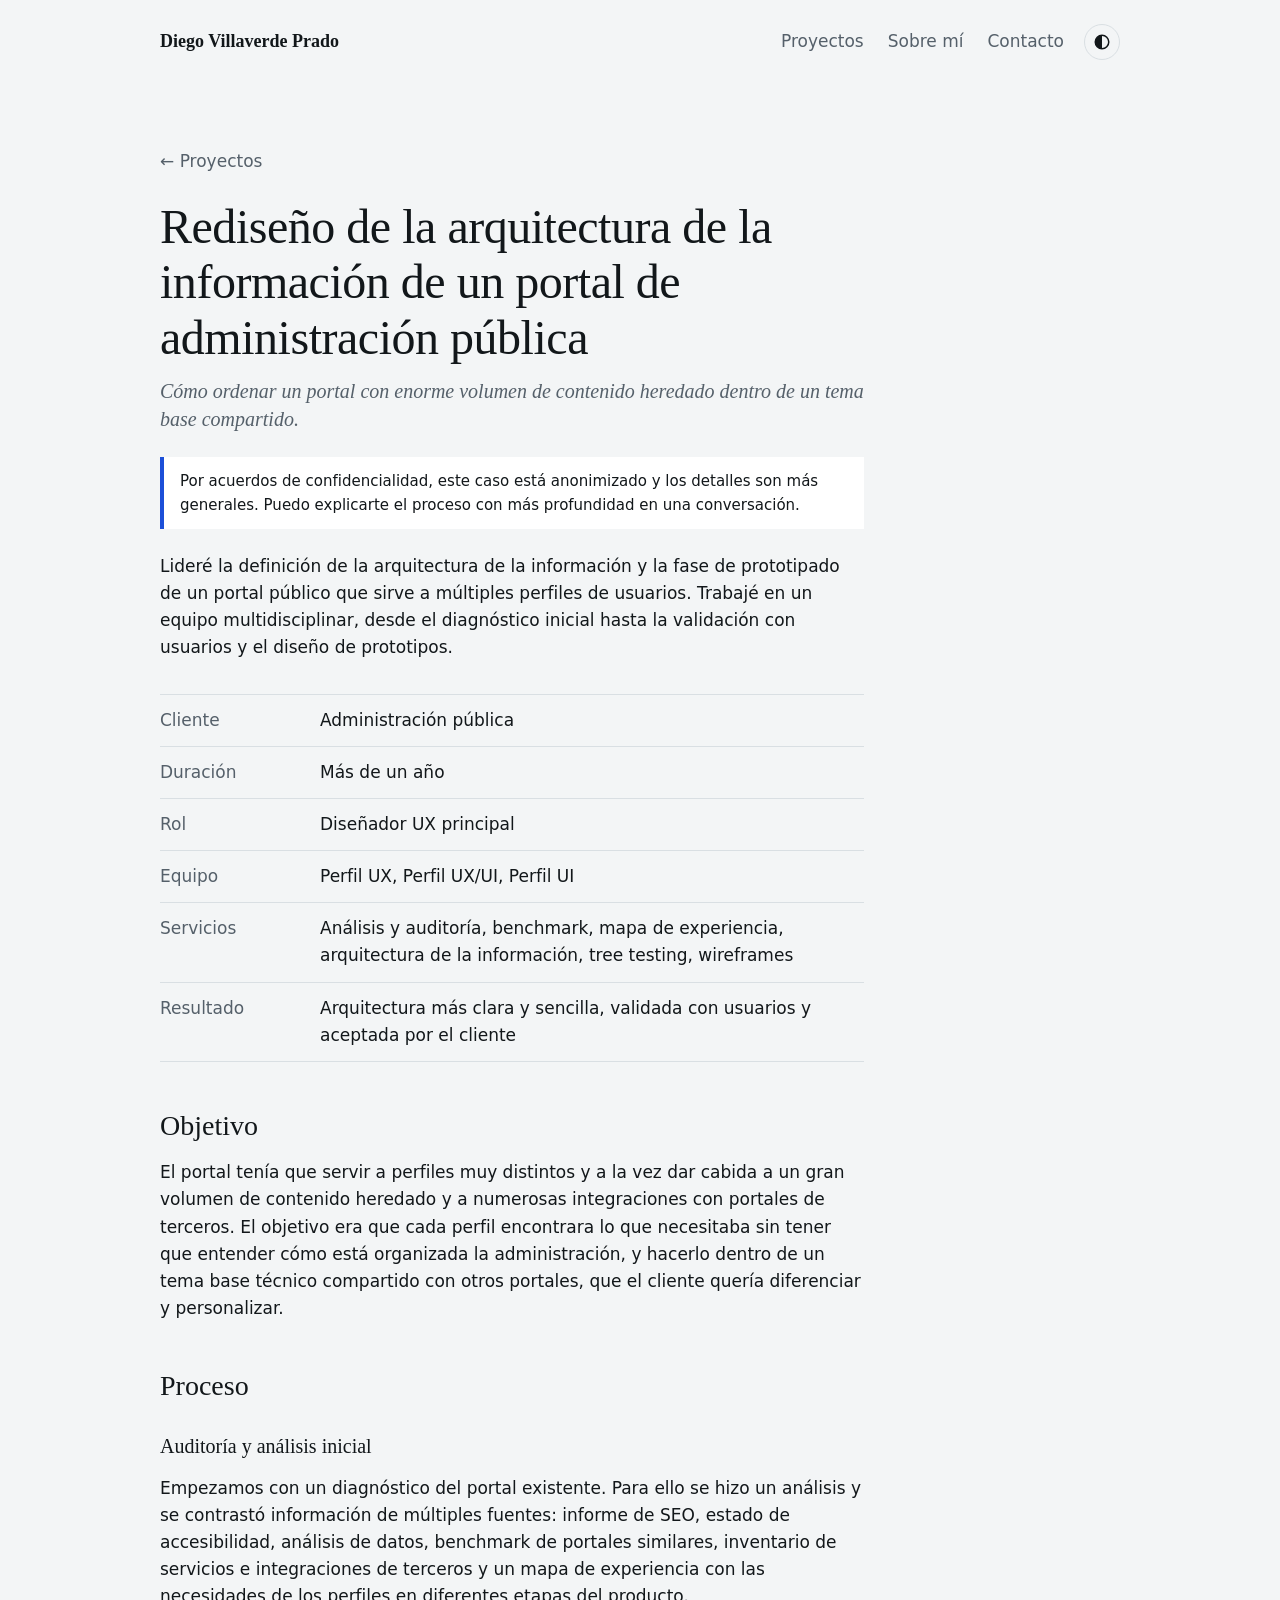
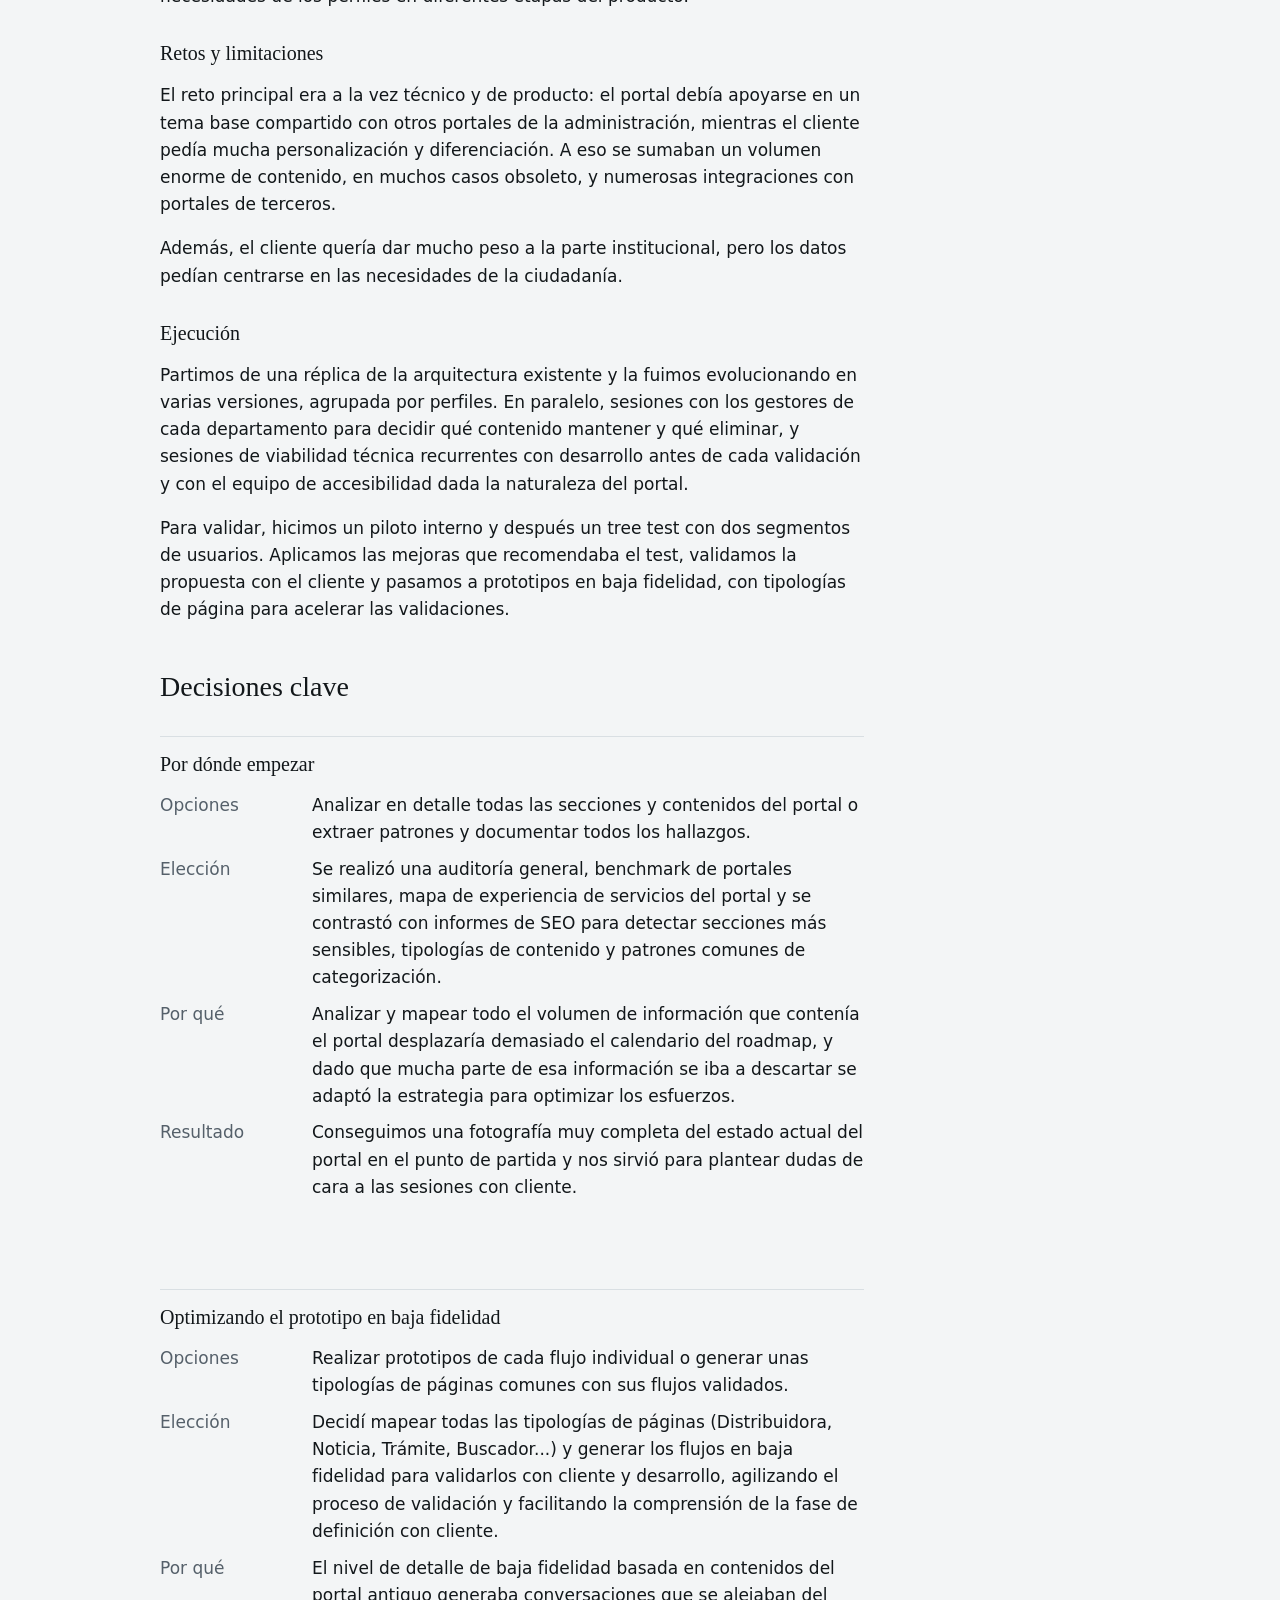
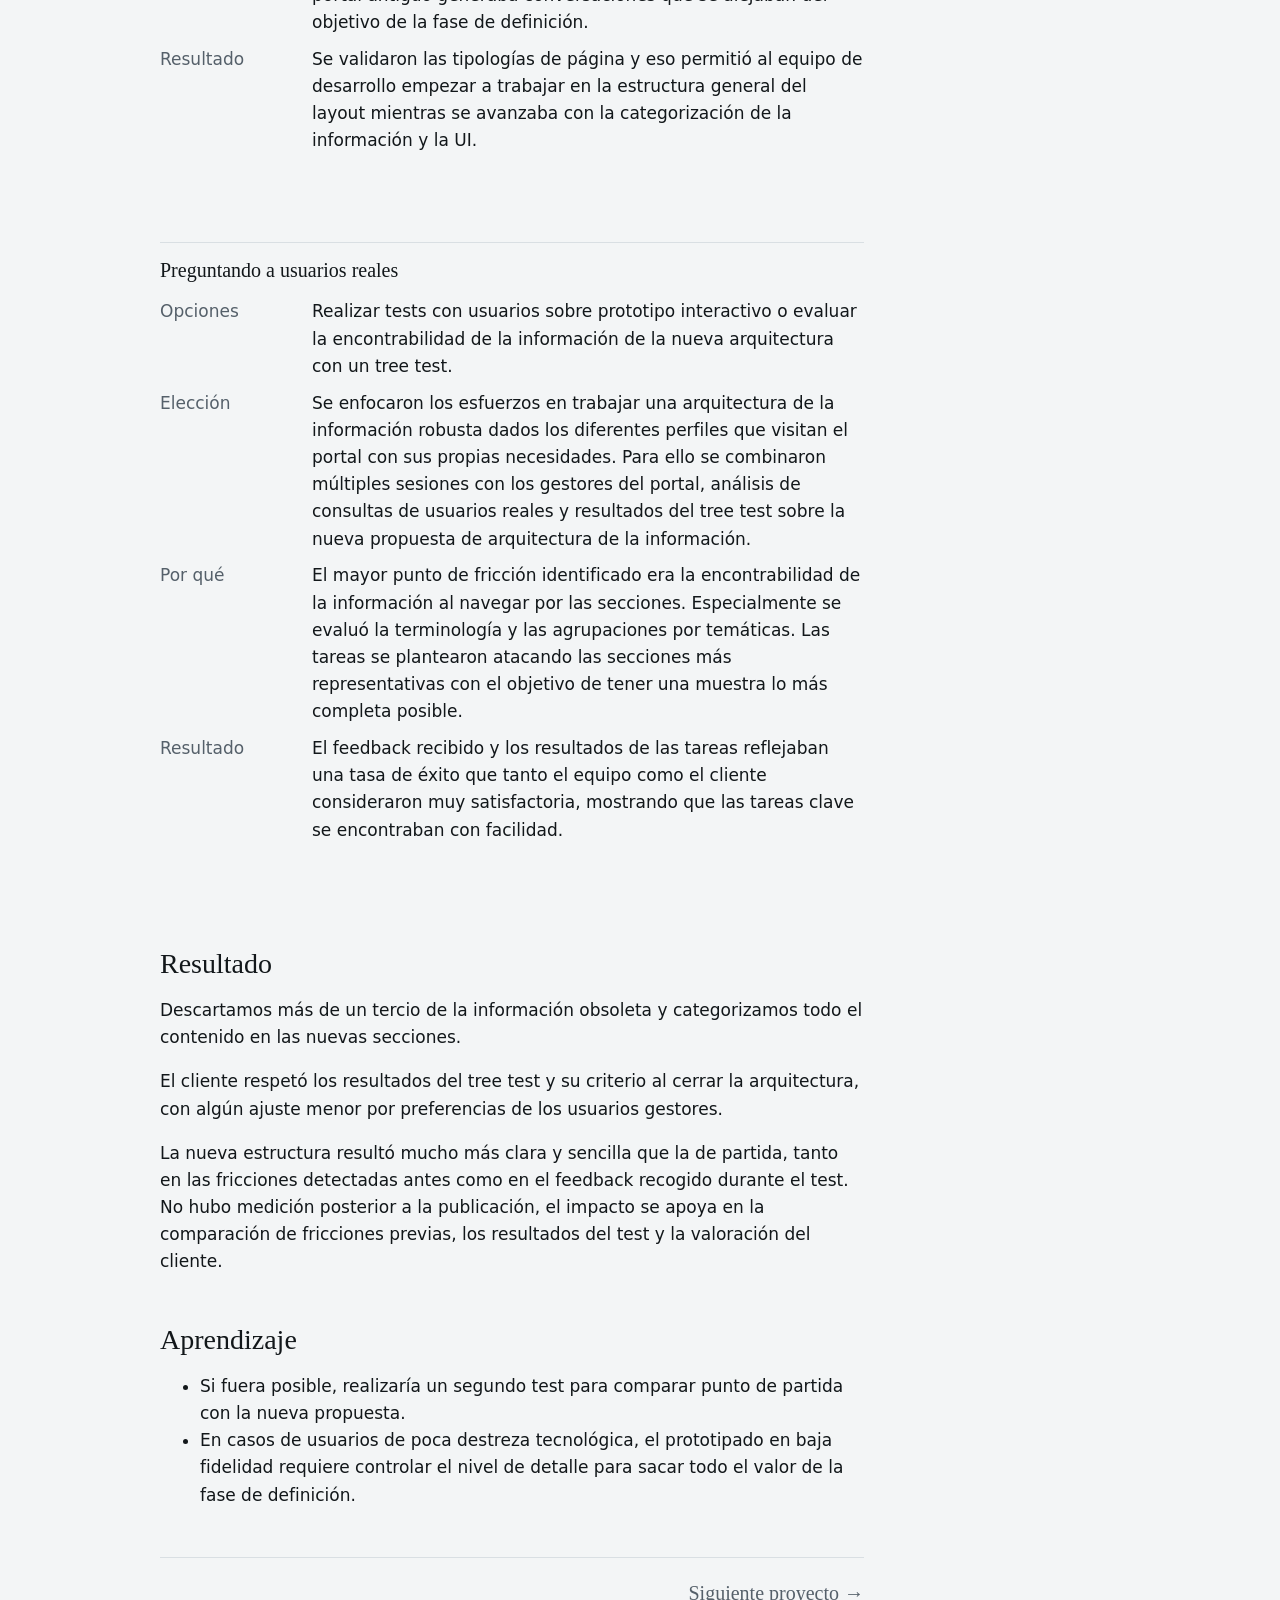
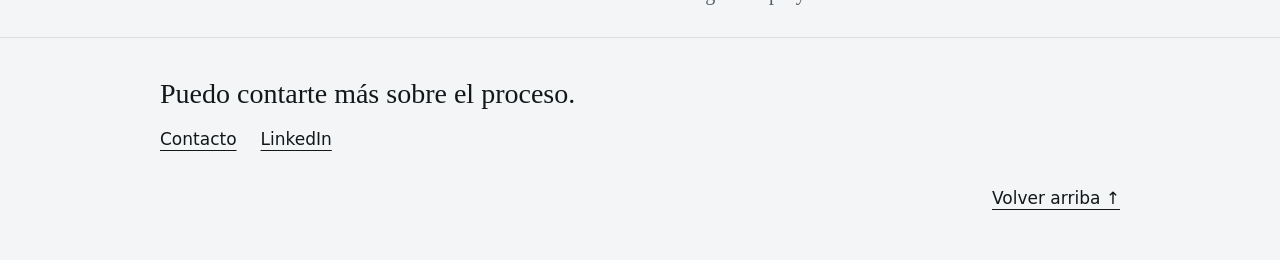
<file: projects/public-portal.html>
<!doctype html>
<html lang="es">
<head>
<meta charset="utf-8">
<meta name="viewport" content="width=device-width,initial-scale=1">
<title>Arquitectura de la información de un portal público | Diego Villaverde Prado</title>
<meta name="description" content="Caso de estudio: rediseño de la arquitectura de la información de un portal de administración pública con enorme volumen de contenido heredado.">
<link rel="icon" href="../favicon/favicon.ico" sizes="any">
<link rel="icon" type="image/png" sizes="32x32" href="../favicon/favicon-32x32.png">
<link rel="icon" type="image/png" sizes="16x16" href="../favicon/favicon-16x16.png">
<link rel="apple-touch-icon" href="../favicon/apple-touch-icon.png">
<link rel="manifest" href="../favicon/site.webmanifest">
<meta name="theme-color" content="#f3f5f6" media="(prefers-color-scheme: light)">
<meta name="theme-color" content="#0f1316" media="(prefers-color-scheme: dark)">
<script>try{var t=localStorage.getItem("theme");if(t)document.documentElement.dataset.theme=t}catch(e){}</script>
<link rel="stylesheet" href="../css/style.css">
</head>
<body id="top">
<a class="skip" href="#content">Saltar al contenido</a>
<header>
<div class="wrap">
<a class="brand" href="../index.html">Diego Villaverde Prado</a>
<div class="tools">
<nav aria-label="Principal">
<a href="../index.html#projects">Proyectos</a>
<a href="../index.html#lab" hidden>Laboratorio</a>
<a href="../about.html">Sobre mí</a>
<a href="#contact">Contacto</a>
</nav>
<button class="theme" type="button" aria-label="Modo oscuro" aria-pressed="false"><svg width="18" height="18" viewBox="0 0 24 24" aria-hidden="true"><circle cx="12" cy="12" r="9" fill="none" stroke="currentColor" stroke-width="2"/><path d="M12 3a9 9 0 0 0 0 18z" fill="currentColor"/></svg></button>
</div>
</div>
</header>

<main id="content" class="wrap">
<div class="case-head">
<a class="back" href="../index.html#projects">← Proyectos</a>
<h1>Rediseño de la arquitectura de la información de un portal de administración pública</h1>
<p class="subtitle">Cómo ordenar un portal con enorme volumen de contenido heredado dentro de un tema base compartido.</p>
<p class="nda">Por acuerdos de confidencialidad, este caso está anonimizado y los detalles son más generales. Puedo explicarte el proceso con más profundidad en una conversación.</p>
<p class="prose">Lideré la definición de la arquitectura de la información y la fase de prototipado de un portal público que sirve a múltiples perfiles de usuarios. Trabajé en un equipo multidisciplinar, desde el diagnóstico inicial hasta la validación con usuarios y el diseño de prototipos.</p>
<dl class="facts">
<dt>Cliente</dt><dd>Administración pública</dd>
<dt>Duración</dt><dd>Más de un año</dd>
<dt>Rol</dt><dd>Diseñador UX principal</dd>
<dt>Equipo</dt><dd>Perfil UX, Perfil UX/UI, Perfil UI</dd>
<dt>Servicios</dt><dd>Análisis y auditoría, benchmark, mapa de experiencia, arquitectura de la información, tree testing, wireframes</dd>
<dt>Resultado</dt><dd>Arquitectura más clara y sencilla, validada con usuarios y aceptada por el cliente</dd>
</dl>
</div>

<article class="prose">
<h2>Objetivo</h2>
<p>El portal tenía que servir a perfiles muy distintos y a la vez dar cabida a un gran volumen de contenido heredado y a numerosas integraciones con portales de terceros. El objetivo era que cada perfil encontrara lo que necesitaba sin tener que entender cómo está organizada la administración, y hacerlo dentro de un tema base técnico compartido con otros portales, que el cliente quería diferenciar y personalizar.</p>

<h2>Proceso</h2>
<h3>Auditoría y análisis inicial</h3>
<p>Empezamos con un diagnóstico del portal existente. Para ello se hizo un análisis y se contrastó información de múltiples fuentes: informe de SEO, estado de accesibilidad, análisis de datos, benchmark de portales similares, inventario de servicios e integraciones de terceros y un mapa de experiencia con las necesidades de los perfiles en diferentes etapas del producto.</p>
<h3>Retos y limitaciones</h3>
<p>El reto principal era a la vez técnico y de producto: el portal debía apoyarse en un tema base compartido con otros portales de la administración, mientras el cliente pedía mucha personalización y diferenciación. A eso se sumaban un volumen enorme de contenido, en muchos casos obsoleto, y numerosas integraciones con portales de terceros.</p>
<p>Además, el cliente quería dar mucho peso a la parte institucional, pero los datos pedían centrarse en las necesidades de la ciudadanía.</p>
<h3>Ejecución</h3>
<p>Partimos de una réplica de la arquitectura existente y la fuimos evolucionando en varias versiones, agrupada por perfiles. En paralelo, sesiones con los gestores de cada departamento para decidir qué contenido mantener y qué eliminar, y sesiones de viabilidad técnica recurrentes con desarrollo antes de cada validación y con el equipo de accesibilidad dada la naturaleza del portal.</p>
<p>Para validar, hicimos un piloto interno y después un tree test con dos segmentos de usuarios. Aplicamos las mejoras que recomendaba el test, validamos la propuesta con el cliente y pasamos a prototipos en baja fidelidad, con tipologías de página para acelerar las validaciones.</p>

<h2>Decisiones clave</h2>
<section class="decision">
<h3>Por dónde empezar</h3>
<dl>
<dt>Opciones</dt><dd>Analizar en detalle todas las secciones y contenidos del portal o extraer patrones y documentar todos los hallazgos.</dd>
<dt>Elección</dt><dd>Se realizó una auditoría general, benchmark de portales similares, mapa de experiencia de servicios del portal y se contrastó con informes de SEO para detectar secciones más sensibles, tipologías de contenido y patrones comunes de categorización.</dd>
<dt>Por qué</dt><dd>Analizar y mapear todo el volumen de información que contenía el portal desplazaría demasiado el calendario del roadmap, y dado que mucha parte de esa información se iba a descartar se adaptó la estrategia para optimizar los esfuerzos.</dd>
<dt>Resultado</dt><dd>Conseguimos una fotografía muy completa del estado actual del portal en el punto de partida y nos sirvió para plantear dudas de cara a las sesiones con cliente.</dd>
</dl>
</section>
<section class="decision">
<h3>Optimizando el prototipo en baja fidelidad</h3>
<dl>
<dt>Opciones</dt><dd>Realizar prototipos de cada flujo individual o generar unas tipologías de páginas comunes con sus flujos validados.</dd>
<dt>Elección</dt><dd>Decidí mapear todas las tipologías de páginas (Distribuidora, Noticia, Trámite, Buscador...) y generar los flujos en baja fidelidad para validarlos con cliente y desarrollo, agilizando el proceso de validación y facilitando la comprensión de la fase de definición con cliente.</dd>
<dt>Por qué</dt><dd>El nivel de detalle de baja fidelidad basada en contenidos del portal antiguo generaba conversaciones que se alejaban del objetivo de la fase de definición.</dd>
<dt>Resultado</dt><dd>Se validaron las tipologías de página y eso permitió al equipo de desarrollo empezar a trabajar en la estructura general del layout mientras se avanzaba con la categorización de la información y la UI.</dd>
</dl>
</section>
<section class="decision">
<h3>Preguntando a usuarios reales</h3>
<dl>
<dt>Opciones</dt><dd>Realizar tests con usuarios sobre prototipo interactivo o evaluar la encontrabilidad de la información de la nueva arquitectura con un tree test.</dd>
<dt>Elección</dt><dd>Se enfocaron los esfuerzos en trabajar una arquitectura de la información robusta dados los diferentes perfiles que visitan el portal con sus propias necesidades. Para ello se combinaron múltiples sesiones con los gestores del portal, análisis de consultas de usuarios reales y resultados del tree test sobre la nueva propuesta de arquitectura de la información.</dd>
<dt>Por qué</dt><dd>El mayor punto de fricción identificado era la encontrabilidad de la información al navegar por las secciones. Especialmente se evaluó la terminología y las agrupaciones por temáticas. Las tareas se plantearon atacando las secciones más representativas con el objetivo de tener una muestra lo más completa posible.</dd>
<dt>Resultado</dt><dd>El feedback recibido y los resultados de las tareas reflejaban una tasa de éxito que tanto el equipo como el cliente consideraron muy satisfactoria, mostrando que las tareas clave se encontraban con facilidad.</dd>
</dl>
</section>

<h2>Resultado</h2>
<p>Descartamos más de un tercio de la información obsoleta y categorizamos todo el contenido en las nuevas secciones.</p>
<p>El cliente respetó los resultados del tree test y su criterio al cerrar la arquitectura, con algún ajuste menor por preferencias de los usuarios gestores.</p>
<p>La nueva estructura resultó mucho más clara y sencilla que la de partida, tanto en las fricciones detectadas antes como en el feedback recogido durante el test. No hubo medición posterior a la publicación, el impacto se apoya en la comparación de fricciones previas, los resultados del test y la valoración del cliente.</p>

<h2>Aprendizaje</h2>
<ul>
<li>Si fuera posible, realizaría un segundo test para comparar punto de partida con la nueva propuesta.</li>
<li>En casos de usuarios de poca destreza tecnológica, el prototipado en baja fidelidad requiere controlar el nivel de detalle para sacar todo el valor de la fase de definición.</li>
</ul>
</article>
<nav class="pager" aria-label="Proyectos"><a href="b2b-platform.html">Siguiente proyecto →</a></nav>
</main>

<footer id="contact">
<div class="wrap">
<h2>Puedo contarte más sobre el proceso.</h2>
<ul>
<li><a href="mailto:diego.villaverdeprado@gmail.com">Contacto</a></li>
<li><a href="https://www.linkedin.com/in/diego-villaverde/" target="_blank" rel="noopener noreferrer" aria-label="LinkedIn (se abre en una pestaña nueva)">LinkedIn</a></li>
</ul>
<p class="to-top"><a href="#top">Volver arriba ↑</a></p>
</div>
</footer>
<script>
const b=document.querySelector(".theme"),r=document.documentElement,m=matchMedia("(prefers-color-scheme:dark)");
const dark=()=>r.dataset.theme?r.dataset.theme==="dark":m.matches;
const sync=()=>b.setAttribute("aria-pressed",dark());
b.onclick=()=>{const n=dark()?"light":"dark";r.dataset.theme=n;try{localStorage.setItem("theme",n)}catch(e){}sync()};
m.onchange=sync;sync();
</script>
</body>
</html>
</file>
<file: css/style.css>
@view-transition{navigation:auto}
:root{color-scheme:light dark;
--bg:#f3f5f6;--fg:#12171a;--muted:#55606a;--line:#d9dfe3;--card:#fff;--accent:#1c4fd8;
--serif:"Iowan Old Style","Palatino Linotype",Palatino,Georgia,serif;
--sans:system-ui,-apple-system,"Segoe UI",Roboto,sans-serif;--w:66rem}
@media(prefers-color-scheme:dark){:root:not([data-theme=light]){--bg:#0f1316;--fg:#e8edf0;--muted:#9aa6af;--line:#222a30;--card:#171d21;--accent:#8fb0ff}}
:root[data-theme=dark]{color-scheme:dark;--bg:#0f1316;--fg:#e8edf0;--muted:#9aa6af;--line:#222a30;--card:#171d21;--accent:#8fb0ff}
:root[data-theme=light]{color-scheme:light}
*{box-sizing:border-box}
@media(prefers-reduced-motion:no-preference){html{scroll-behavior:smooth}}
body{margin:0;background:var(--bg);color:var(--fg);font:1.0625rem/1.6 var(--sans)}
a{color:inherit}
:focus-visible{outline:3px solid var(--accent);outline-offset:3px;border-radius:2px}
.skip{position:absolute;left:1rem;top:-4rem;background:var(--fg);color:var(--bg);padding:.5rem 1rem;z-index:10}
.skip:focus{top:1rem}
.wrap{max-width:var(--w);margin-inline:auto;padding-inline:clamp(1.25rem,5vw,3rem)}
header .wrap{display:flex;flex-wrap:wrap;justify-content:space-between;align-items:baseline;gap:1rem;padding-block:1.5rem}
.brand{font:600 1.125rem var(--serif);text-decoration:none}
nav{display:flex;gap:1.5rem;flex-wrap:wrap}
nav a{color:var(--muted);text-decoration:none}
nav a:hover{color:var(--fg);text-decoration:underline;text-underline-offset:.3em}
.tools{display:flex;align-items:center;gap:1.25rem}
.theme{display:grid;place-items:center;width:2.25rem;height:2.25rem;border:1px solid var(--line);border-radius:50%;background:none;color:var(--fg);cursor:pointer}
.theme:hover{border-color:var(--fg)}
h1,h2,h3{font-family:var(--serif);font-weight:500;line-height:1.15;margin:0}
.avatar{width:5.5rem;height:5.5rem;border-radius:50%;border:1px solid var(--line);margin-bottom:1.5rem;background:url(../assets/avatar.webp) center/cover no-repeat,var(--line)}
.hero{padding-block:clamp(3rem,10vw,7rem) clamp(2rem,6vw,4rem)}
.hero h1{font-size:clamp(2.25rem,6vw,4rem);max-width:20ch;letter-spacing:-.01em}
.hero p{max-width:52ch;color:var(--muted);font-size:1.1875rem;margin:1.25rem 0 0}
section{padding-block:clamp(2rem,5vw,3.5rem)}
section>.wrap>h2{font-size:1.5rem;margin-bottom:1.5rem}
.cases{list-style:none;margin:0;padding:0;border-top:1px solid var(--line)}
.case{border-bottom:1px solid var(--line);position:relative}
.case>a{display:grid;grid-template-columns:1fr minmax(10rem,14rem);gap:.5rem 2rem;padding-block:1.75rem;text-decoration:none}
.case h3{font-size:clamp(1.375rem,3vw,1.875rem);transition:transform .2s}
.case p{margin:.4rem 0 0;color:var(--muted);max-width:56ch}
.case .role{color:var(--muted);font-size:.9375rem;align-self:start;padding-top:.45rem}
.case:is(:hover,:focus-within) h3{transform:translateX(.5rem);color:var(--accent)}
.note{color:var(--muted);font-size:.9375rem;max-width:60ch;margin:1.5rem 0 0}
/* Ficha flotante: sustituye a la thumbnail y no revela nada del cliente */
.peek{position:fixed;right:clamp(1rem,3vw,2.5rem);bottom:clamp(1rem,3vw,2.5rem);width:21rem;background:var(--card);border:1px solid var(--line);border-left:4px solid var(--accent);padding:1.25rem 1.25rem 1rem;box-shadow:0 12px 32px -12px rgb(0 0 0/.25);opacity:0;visibility:hidden;transform:translateY(10px);transition:opacity .15s,transform .15s,visibility .15s;pointer-events:none;z-index:5}
.case:is(:hover,:focus-within) .peek{opacity:1;visibility:visible;transform:none}
.peek h4{font:500 1.125rem/1.3 var(--serif);margin:0 0 .75rem}
.peek dl{margin:0;display:grid;grid-template-columns:auto 1fr;gap:.35rem 1rem;font-size:.9375rem}
.peek dt{color:var(--muted)}
.peek dd{margin:0}
@media(hover:none),(max-width:52rem){.peek{display:none}.case>a{grid-template-columns:1fr}}
/* Laboratorio: oculto por defecto con el atributo hidden */
.lab{display:grid;grid-template-columns:repeat(auto-fit,minmax(15rem,1fr));gap:1rem}
.lab article{background:var(--card);border:1px solid var(--line);padding:1.25rem}
.lab h3{font-size:1.25rem}
.lab p{color:var(--muted);margin:.5rem 0 0}
footer{border-top:1px solid var(--line);margin-top:2rem}
footer .wrap{padding-block:2.5rem 3rem}
footer h2{font-size:1.75rem}
footer ul{list-style:none;padding:0;margin:1rem 0 0;display:flex;gap:1.5rem;flex-wrap:wrap}
footer a{text-underline-offset:.3em}
[hidden]{display:none!important}
/* Páginas de caso */
.case-head{padding-top:clamp(2rem,6vw,4rem);max-width:44rem}
.case-head h1{font-size:clamp(2rem,5vw,3rem);letter-spacing:-.01em}
.subtitle{font:italic 1.25rem/1.4 var(--serif);color:var(--muted);margin:.75rem 0 0}
.nda{border-left:4px solid var(--accent);background:var(--card);padding:.75rem 1rem;margin:1.5rem 0;font-size:.9375rem}
.facts{display:grid;grid-template-columns:minmax(7rem,10rem) 1fr;border-top:1px solid var(--line);margin:2rem 0}
.facts dt,.facts dd{margin:0;padding:.75rem 0;border-bottom:1px solid var(--line)}
.facts dt,.decision dt{color:var(--muted)}
.prose{max-width:44rem}
.prose h2{font-size:1.75rem;margin:3rem 0 1rem}
.prose h3{font-size:1.25rem;margin:2rem 0 .5rem}
.decision{border-top:1px solid var(--line);margin-top:2rem;padding-top:1rem}
.decision h3{margin-top:0}
.decision dl{display:grid;grid-template-columns:minmax(6rem,8rem) 1fr;gap:.6rem 1.5rem;margin:1rem 0 0}
.decision dd{margin:0}
@media(max-width:40rem){.facts,.decision dl{grid-template-columns:1fr}.facts dt{border:0;padding-bottom:0}.facts dd{padding-top:0}.decision dl{gap:.1rem}.decision dd{margin-bottom:.75rem}}
.pager{display:flex;justify-content:flex-end;max-width:44rem;margin-top:3rem;padding-top:1.5rem;border-top:1px solid var(--line)}
.pager.prev{justify-content:flex-start}
.pager a{font:500 1.25rem var(--serif);text-decoration:none}
.pager a:hover{color:var(--accent);text-decoration:underline;text-underline-offset:.3em}
.back{display:inline-block;margin-bottom:1.5rem;color:var(--muted);text-decoration:none}
.back:hover{color:var(--fg);text-decoration:underline;text-underline-offset:.3em}
.to-top{text-align:right;margin:2rem 0 0}
nav a[aria-current]{color:var(--fg)}
</file>
